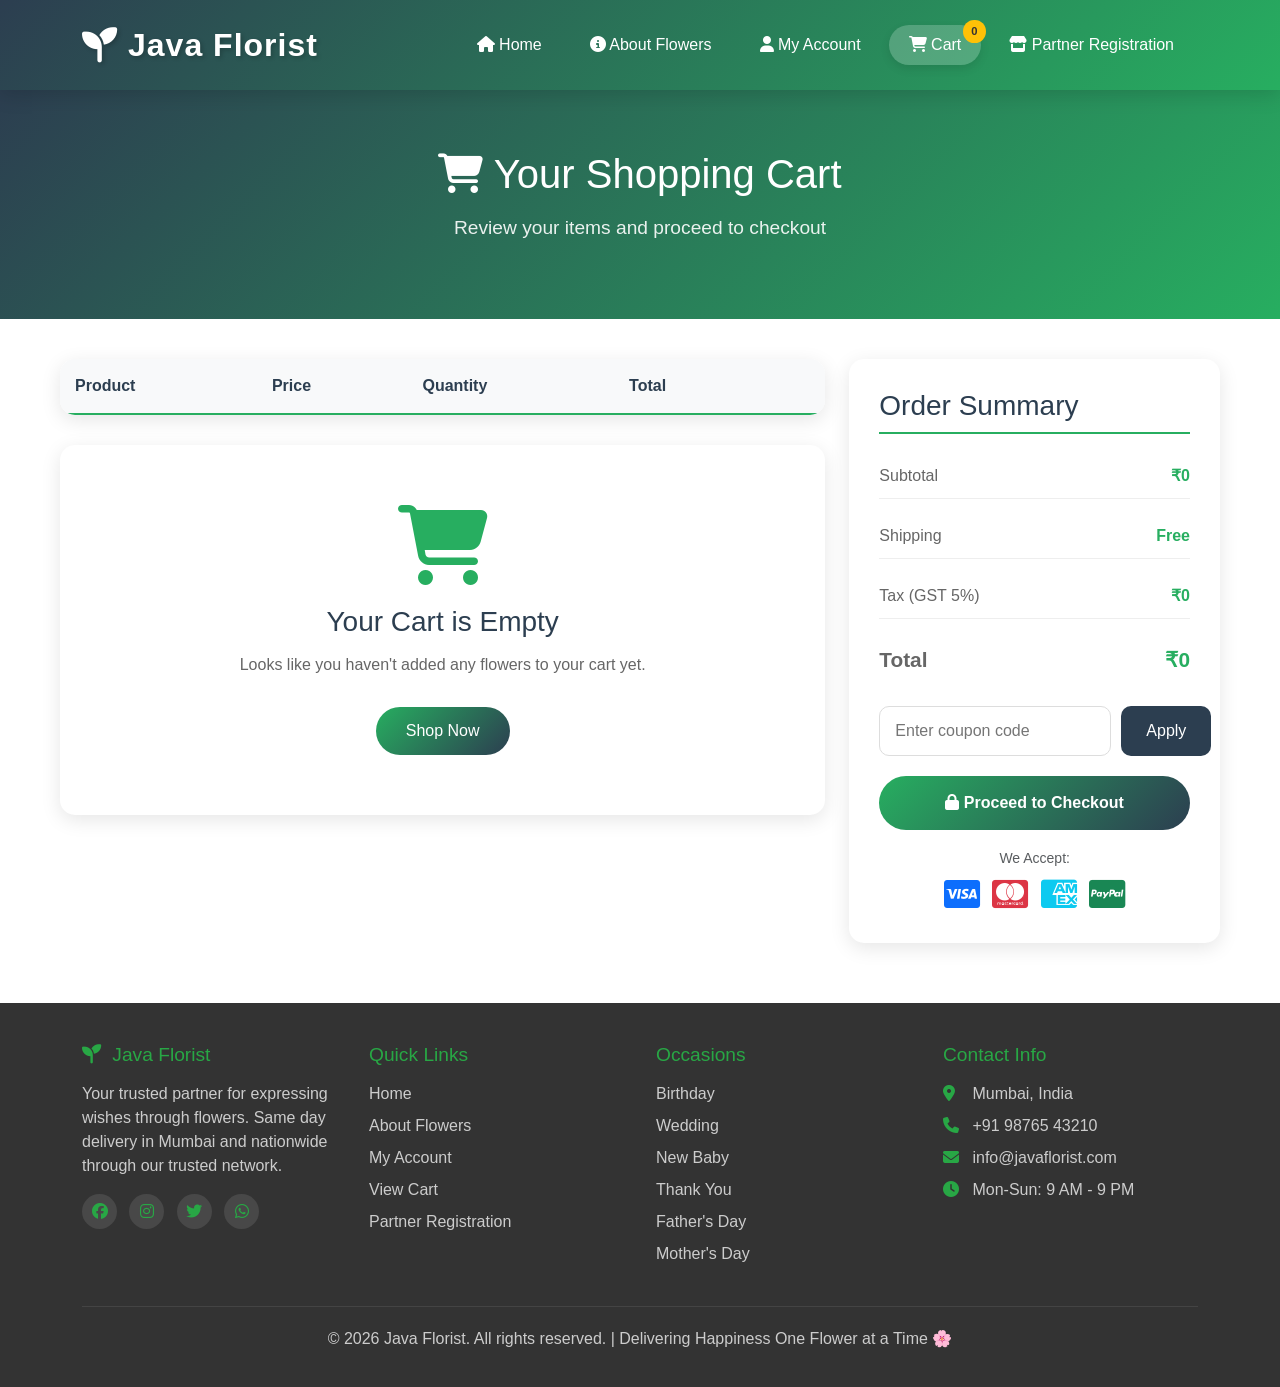
<file: cart.html>
<!DOCTYPE html>
<html lang="en">
<head>
    <meta charset="UTF-8">
    <meta name="viewport" content="width=device-width, initial-scale=1.0">
    <title>Java Florist - Your Cart</title>
    
    <!-- Bootstrap CSS -->
    <link href="https://cdn.jsdelivr.net/npm/bootstrap@5.3.0/dist/css/bootstrap.min.css" rel="stylesheet">
    <!-- Font Awesome Icons -->
    <link rel="stylesheet" href="https://cdnjs.cloudflare.com/ajax/libs/font-awesome/6.4.0/css/all.min.css">
    <!-- Custom CSS -->
    <link rel="stylesheet" href="css/style.css">
    <style>
        /* Navbar Styles - Same as Home Page */
        .navbar {
            background: linear-gradient(135deg, #2c3e50, #27ae60) !important;
            padding: 1rem 0;
            box-shadow: 0 4px 20px rgba(0,0,0,0.15);
            transition: all 0.3s ease;
        }

        .navbar.scrolled {
            padding: 0.5rem 0;
            background: rgba(44, 62, 80, 0.95) !important;
            backdrop-filter: blur(10px);
        }

        .navbar-brand {
            font-size: 2rem;
            font-weight: 700;
            letter-spacing: 1px;
            text-shadow: 2px 2px 4px rgba(0,0,0,0.2);
            color: white !important;
        }

        .navbar-brand i {
            font-size: 2.2rem;
            animation: spin 4s linear infinite;
        }

        .nav-link {
            position: relative;
            margin: 0 0.3rem;
            padding: 0.5rem 1.2rem !important;
            border-radius: 30px;
            font-weight: 500;
            color: white !important;
            transition: all 0.3s ease;
        }

        .nav-link::after {
            content: '';
            position: absolute;
            bottom: 0;
            left: 50%;
            transform: translateX(-50%);
            width: 0;
            height: 2px;
            background: white;
            transition: width 0.3s ease;
        }

        .nav-link:hover::after {
            width: 80%;
        }

        .nav-link.active {
            background: rgba(255,255,255,0.2);
            box-shadow: 0 4px 10px rgba(0,0,0,0.1);
        }

        .cart-badge {
            animation: pulse 1.5s infinite;
        }

        @keyframes pulse {
            0% { transform: scale(1); }
            50% { transform: scale(1.2); }
            100% { transform: scale(1); }
        }

        @keyframes spin {
            from { transform: rotate(0deg); }
            to { transform: rotate(360deg); }
        }

        @media (max-width: 991px) {
            .navbar-collapse {
                background: rgba(44, 62, 80, 0.95);
                backdrop-filter: blur(10px);
                padding: 1rem;
                border-radius: 10px;
                margin-top: 1rem;
            }
        }

        /* Page Header */
        .page-header {
            background: linear-gradient(135deg, #2c3e50, #27ae60);
            color: white;
            padding: 60px 0;
            text-align: center;
            margin-bottom: 40px;
        }

        .page-header h1 {
            font-size: 2.5rem;
            margin-bottom: 1rem;
        }

        .page-header p {
            font-size: 1.2rem;
            opacity: 0.9;
        }

        /* Cart Container */
        .cart-container {
            max-width: 1200px;
            margin: 0 auto;
            padding: 0 20px 60px;
        }

        /* Cart Table */
        .cart-table {
            background: white;
            border-radius: 15px;
            box-shadow: 0 5px 20px rgba(0,0,0,0.1);
            overflow: hidden;
            margin-bottom: 30px;
        }

        .cart-table table {
            width: 100%;
            border-collapse: collapse;
        }

        .cart-table th {
            background: #f8f9fa;
            padding: 15px;
            text-align: left;
            font-weight: 600;
            color: #2c3e50;
            border-bottom: 2px solid #27ae60;
        }

        .cart-table td {
            padding: 20px 15px;
            border-bottom: 1px solid #eee;
            vertical-align: middle;
        }

        .cart-table tr:last-child td {
            border-bottom: none;
        }

        /* Product Image */
        .cart-product {
            display: flex;
            align-items: center;
            gap: 15px;
        }

        .cart-product-img {
            width: 80px;
            height: 80px;
            border-radius: 10px;
            object-fit: cover;
        }

        .cart-product-info h4 {
            color: #2c3e50;
            margin-bottom: 5px;
            font-size: 1.1rem;
        }

        .cart-product-info p {
            color: #666;
            margin: 0;
            font-size: 0.9rem;
        }

        /* Quantity Controls */
        .quantity-control {
            display: flex;
            align-items: center;
            gap: 10px;
        }

        .quantity-btn {
            width: 30px;
            height: 30px;
            background: #f8f9fa;
            border: 1px solid #ddd;
            border-radius: 5px;
            display: flex;
            align-items: center;
            justify-content: center;
            cursor: pointer;
            transition: all 0.3s ease;
        }

        .quantity-btn:hover {
            background: #27ae60;
            color: white;
            border-color: #27ae60;
        }

        .quantity-input {
            width: 50px;
            text-align: center;
            border: 1px solid #ddd;
            border-radius: 5px;
            padding: 5px;
        }

        /* Price */
        .cart-price {
            font-weight: 600;
            color: #27ae60;
            font-size: 1.1rem;
        }

        .cart-total {
            font-weight: 700;
            color: #2c3e50;
            font-size: 1.2rem;
        }

        /* Remove Button */
        .remove-btn {
            color: #dc3545;
            background: none;
            border: none;
            cursor: pointer;
            transition: all 0.3s ease;
        }

        .remove-btn:hover {
            transform: scale(1.1);
        }

        /* Cart Summary */
        .cart-summary {
            background: white;
            border-radius: 15px;
            padding: 30px;
            box-shadow: 0 5px 20px rgba(0,0,0,0.1);
        }

        .summary-title {
            color: #2c3e50;
            margin-bottom: 20px;
            padding-bottom: 10px;
            border-bottom: 2px solid #27ae60;
        }

        .summary-row {
            display: flex;
            justify-content: space-between;
            margin-bottom: 15px;
            padding: 10px 0;
            border-bottom: 1px solid #eee;
        }

        .summary-row.total {
            font-size: 1.3rem;
            font-weight: 700;
            color: #2c3e50;
            border-bottom: none;
            margin-top: 15px;
        }

        .summary-label {
            color: #666;
        }

        .summary-value {
            font-weight: 600;
            color: #27ae60;
        }

        /* Coupon Code */
        .coupon-section {
            display: flex;
            gap: 10px;
            margin: 20px 0;
        }

        .coupon-input {
            flex: 1;
            padding: 12px 15px;
            border: 1px solid #ddd;
            border-radius: 10px;
        }

        .coupon-input:focus {
            border-color: #27ae60;
            outline: none;
            box-shadow: 0 0 0 3px rgba(40, 167, 69, 0.1);
        }

        .apply-coupon {
            background: #2c3e50;
            color: white;
            border: none;
            padding: 12px 25px;
            border-radius: 10px;
            transition: all 0.3s ease;
        }

        .apply-coupon:hover {
            background: #27ae60;
        }

        /* Checkout Button */
        .checkout-btn {
            background: linear-gradient(135deg, #27ae60, #2c3e50);
            color: white;
            border: none;
            padding: 15px 30px;
            border-radius: 30px;
            font-weight: 600;
            width: 100%;
            transition: all 0.3s ease;
        }

        .checkout-btn:hover {
            transform: translateY(-2px);
            box-shadow: 0 5px 15px rgba(40, 167, 69, 0.4);
        }

        /* Empty Cart */
        .empty-cart {
            text-align: center;
            padding: 60px 20px;
            background: white;
            border-radius: 15px;
            box-shadow: 0 5px 20px rgba(0,0,0,0.1);
        }

        .empty-cart i {
            font-size: 5rem;
            color: #27ae60;
            margin-bottom: 20px;
        }

        .empty-cart h3 {
            color: #2c3e50;
            margin-bottom: 15px;
        }

        .empty-cart p {
            color: #666;
            margin-bottom: 30px;
        }

        .shop-now-btn {
            background: linear-gradient(135deg, #27ae60, #2c3e50);
            color: white;
            border: none;
            padding: 12px 30px;
            border-radius: 30px;
            text-decoration: none;
            display: inline-block;
            transition: all 0.3s ease;
        }

        .shop-now-btn:hover {
            transform: translateY(-2px);
            box-shadow: 0 5px 15px rgba(40, 167, 69, 0.4);
            color: white;
        }

        /* Footer Social Links */
        .social-links {
            margin-top: 1rem;
        }

        .social-links a {
            display: inline-block;
            width: 35px;
            height: 35px;
            background: rgba(255,255,255,0.1);
            border-radius: 50%;
            text-align: center;
            line-height: 35px;
            margin-right: 8px;
            color: white;
            transition: all 0.3s ease;
        }

        .social-links a:hover {
            background: #27ae60;
            transform: translateY(-3px);
        }

        /* Responsive */
        @media (max-width: 768px) {
            .cart-table {
                overflow-x: auto;
            }
            
            .cart-table table {
                min-width: 600px;
            }
            
            .page-header h1 {
                font-size: 2rem;
            }
            
            .coupon-section {
                flex-direction: column;
            }
        }
    </style>
</head>
<body>
    <!-- Navigation Bar -->
    <nav class="navbar navbar-expand-lg">
        <div class="container">
            <a class="navbar-brand" href="index.html">
                <i class="fas fa-seedling"></i> Java Florist
            </a>
            <button class="navbar-toggler" type="button" data-bs-toggle="collapse" data-bs-target="#navbarNav">
                <span class="navbar-toggler-icon"></span>
            </button>
            <div class="collapse navbar-collapse" id="navbarNav">
                <ul class="navbar-nav ms-auto">
                    <li class="nav-item">
                        <a class="nav-link" href="index.html"><i class="fas fa-home"></i> Home</a>
                    </li>
                    <li class="nav-item">
                        <a class="nav-link" href="about.html"><i class="fas fa-info-circle"></i> About Flowers</a>
                    </li>
                    <li class="nav-item">
                        <a class="nav-link" href="my-account.html"><i class="fas fa-user"></i> My Account</a>
                    </li>
                    <li class="nav-item">
                        <a class="nav-link active cart-icon" href="cart.html">
                            <i class="fas fa-shopping-cart"></i> Cart
                            <span class="cart-badge" id="cartCount">0</span>
                        </a>
                    </li>
                    <li class="nav-item">
                        <a class="nav-link" href="florist-registration.html"><i class="fas fa-store"></i> Partner Registration</a>
                    </li>
                </ul>
            </div>
        </div>
    </nav>

    <!-- Page Header -->
    <div class="page-header">
        <div class="container">
            <h1><i class="fas fa-shopping-cart"></i> Your Shopping Cart</h1>
            <p>Review your items and proceed to checkout</p>
        </div>
    </div>

    <!-- Cart Container -->
    <div class="cart-container">
        <div class="row">
            <div class="col-lg-8">
                <!-- Cart Table -->
                <div class="cart-table">
                    <table>
                        <thead>
                            <tr>
                                <th>Product</th>
                                <th>Price</th>
                                <th>Quantity</th>
                                <th>Total</th>
                                <th></th>
                            </tr>
                        </thead>
                        <tbody id="cartItems">
                            <!-- Cart items will be loaded here via JavaScript -->
                        </tbody>
                    </table>
                </div>

                <!-- Empty Cart Message (hidden by default) -->
                <div class="empty-cart" id="emptyCart" style="display: none;">
                    <i class="fas fa-shopping-cart"></i>
                    <h3>Your Cart is Empty</h3>
                    <p>Looks like you haven't added any flowers to your cart yet.</p>
                    <a href="bouquet.html" class="shop-now-btn">Shop Now</a>
                </div>
            </div>

            <div class="col-lg-4">
                <!-- Cart Summary -->
                <div class="cart-summary">
                    <h3 class="summary-title">Order Summary</h3>
                    
                    <div class="summary-row">
                        <span class="summary-label">Subtotal</span>
                        <span class="summary-value" id="subtotal">₹0</span>
                    </div>
                    
                    <div class="summary-row">
                        <span class="summary-label">Shipping</span>
                        <span class="summary-value" id="shipping">₹50</span>
                    </div>
                    
                    <div class="summary-row">
                        <span class="summary-label">Tax (GST 5%)</span>
                        <span class="summary-value" id="tax">₹0</span>
                    </div>
                    
                    <div class="summary-row total">
                        <span class="summary-label">Total</span>
                        <span class="summary-value" id="total">₹0</span>
                    </div>

                    <!-- Coupon Code -->
                    <div class="coupon-section">
                        <input type="text" class="coupon-input" placeholder="Enter coupon code" id="couponCode">
                        <button class="apply-coupon" onclick="applyCoupon()">Apply</button>
                    </div>

                    <!-- Checkout Button -->
                    <button class="checkout-btn" onclick="proceedToCheckout()">
                        <i class="fas fa-lock"></i> Proceed to Checkout
                    </button>

                    <!-- Payment Methods -->
                    <div class="payment-methods mt-3 text-center">
                        <small class="text-muted">We Accept:</small>
                        <div class="mt-2">
                            <i class="fab fa-cc-visa fa-2x mx-1 text-primary"></i>
                            <i class="fab fa-cc-mastercard fa-2x mx-1 text-danger"></i>
                            <i class="fab fa-cc-amex fa-2x mx-1 text-info"></i>
                            <i class="fab fa-cc-paypal fa-2x mx-1 text-success"></i>
                        </div>
                    </div>
                </div>
            </div>
        </div>
    </div>

    <!-- Footer -->
    <footer>
        <div class="container">
            <div class="footer-content">
                <div class="footer-section">
                    <h4><i class="fas fa-seedling"></i> Java Florist</h4>
                    <p>Your trusted partner for expressing wishes through flowers. Same day delivery in Mumbai and nationwide through our trusted network.</p>
                    <div class="social-links">
                        <a href="#"><i class="fab fa-facebook"></i></a>
                        <a href="#"><i class="fab fa-instagram"></i></a>
                        <a href="#"><i class="fab fa-twitter"></i></a>
                        <a href="#"><i class="fab fa-whatsapp"></i></a>
                    </div>
                </div>
                <div class="footer-section">
                    <h4>Quick Links</h4>
                    <a href="index.html">Home</a>
                    <a href="about.html">About Flowers</a>
                    <a href="my-account.html">My Account</a>
                    <a href="cart.html">View Cart</a>
                    <a href="florist-registration.html">Partner Registration</a>
                </div>
                <div class="footer-section">
                    <h4>Occasions</h4>
                    <a href="bouquet.html?occasion=birthday">Birthday</a>
                    <a href="bouquet.html?occasion=wedding">Wedding</a>
                    <a href="bouquet.html?occasion=newbaby">New Baby</a>
                    <a href="bouquet.html?occasion=thankyou">Thank You</a>
                    <a href="bouquet.html?occasion=fathersday">Father's Day</a>
                    <a href="bouquet.html?occasion=mothersday">Mother's Day</a>
                </div>
                <div class="footer-section">
                    <h4>Contact Info</h4>
                    <p><i class="fas fa-map-marker-alt"></i> Mumbai, India</p>
                    <p><i class="fas fa-phone"></i> +91 98765 43210</p>
                    <p><i class="fas fa-envelope"></i> info@javaflorist.com</p>
                    <p><i class="fas fa-clock"></i> Mon-Sun: 9 AM - 9 PM</p>
                </div>
            </div>
            <div class="footer-bottom">
                <p>&copy; 2026 Java Florist. All rights reserved. | Delivering Happiness One Flower at a Time 🌸</p>
            </div>
        </div>
    </footer>

    <!-- JavaScript -->
    <script src="https://cdn.jsdelivr.net/npm/bootstrap@5.3.0/dist/js/bootstrap.bundle.min.js"></script>
    <script>
        // Cart data
        let cart = JSON.parse(localStorage.getItem('cart')) || [];
        
        // Sample products data
        const products = {
            1: { name: 'Red Rose Elegance', price: 1299, image: 'https://images.pexels.com/photos/102127/pexels-photo-102127.jpeg?auto=compress&cs=tinysrgb&w=600' },
            2: { name: 'Sunshine Delight', price: 899, image: 'https://images.pexels.com/photos/4503759/pexels-photo-4503759.jpeg?auto=compress&cs=tinysrgb&w=600' },
            3: { name: 'Spring Garden', price: 1499, image: 'https://images.pexels.com/photos/931162/pexels-photo-931162.jpeg?auto=compress&cs=tinysrgb&w=600' },
            4: { name: 'White Lily Perfection', price: 1199, image: 'https://images.pexels.com/photos/1108215/pexels-photo-1108215.jpeg?auto=compress&cs=tinysrgb&w=600' }
        };

        // Display cart items
        function displayCart() {
            const cartItems = document.getElementById('cartItems');
            const emptyCart = document.getElementById('emptyCart');
            
            if (!cartItems) return;
            
            if (cart.length === 0) {
                cartItems.innerHTML = '';
                emptyCart.style.display = 'block';
                updateSummary();
                return;
            }
            
            emptyCart.style.display = 'none';
            
            let html = '';
            cart.forEach((item, index) => {
                const product = products[item.id] || { name: 'Product', price: 0, image: '' };
                const total = product.price * item.quantity;
                
                html += `
                    <tr>
                        <td>
                            <div class="cart-product">
                                <img src="${product.image}" alt="${product.name}" class="cart-product-img">
                                <div class="cart-product-info">
                                    <h4>${product.name}</h4>
                                    <p>Delivery in 2-3 days</p>
                                </div>
                            </div>
                        </td>
                        <td class="cart-price">₹${product.price}</td>
                        <td>
                            <div class="quantity-control">
                                <span class="quantity-btn" onclick="updateQuantity(${index}, -1)">-</span>
                                <input type="text" class="quantity-input" value="${item.quantity}" readonly>
                                <span class="quantity-btn" onclick="updateQuantity(${index}, 1)">+</span>
                            </div>
                        </td>
                        <td class="cart-total">₹${total}</td>
                        <td>
                            <button class="remove-btn" onclick="removeItem(${index})">
                                <i class="fas fa-trash"></i>
                            </button>
                        </td>
                    </tr>
                `;
            });
            
            cartItems.innerHTML = html;
            updateSummary();
        }

        // Update quantity
        function updateQuantity(index, change) {
            if (cart[index]) {
                cart[index].quantity += change;
                
                if (cart[index].quantity < 1) {
                    cart.splice(index, 1);
                }
                
                localStorage.setItem('cart', JSON.stringify(cart));
                displayCart();
                updateCartCount();
            }
        }

        // Remove item
        function removeItem(index) {
            cart.splice(index, 1);
            localStorage.setItem('cart', JSON.stringify(cart));
            displayCart();
            updateCartCount();
        }

        // Update cart summary
        function updateSummary() {
            let subtotal = 0;
            cart.forEach(item => {
                const product = products[item.id] || { price: 0 };
                subtotal += product.price * item.quantity;
            });
            
            const shipping = subtotal > 0 ? 50 : 0;
            const tax = subtotal * 0.05;
            const total = subtotal + shipping + tax;
            
            document.getElementById('subtotal').textContent = `₹${subtotal}`;
            document.getElementById('shipping').textContent = shipping ? `₹${shipping}` : 'Free';
            document.getElementById('tax').textContent = `₹${Math.round(tax)}`;
            document.getElementById('total').textContent = `₹${Math.round(total)}`;
        }

        // Update cart count in navbar
        function updateCartCount() {
            const cartCount = document.getElementById('cartCount');
            if (cartCount) {
                const totalItems = cart.reduce((sum, item) => sum + item.quantity, 0);
                cartCount.textContent = totalItems;
            }
        }

        // Apply coupon
        function applyCoupon() {
            const coupon = document.getElementById('couponCode').value;
            if (coupon.toUpperCase() === 'WELCOME10') {
                alert('Coupon applied! 10% discount on next page.');
            } else {
                alert('Invalid coupon code');
            }
        }

        // Proceed to checkout
        function proceedToCheckout() {
            if (cart.length === 0) {
                alert('Your cart is empty!');
                return;
            }
            alert('Proceeding to checkout...');
            // window.location.href = 'checkout.html';
        }

        // Navbar scroll effect
        window.addEventListener('scroll', function() {
            const navbar = document.querySelector('.navbar');
            if (window.scrollY > 50) {
                navbar.classList.add('scrolled');
            } else {
                navbar.classList.remove('scrolled');
            }
        });

        // Initialize on page load
        document.addEventListener('DOMContentLoaded', function() {
            displayCart();
            updateCartCount();
        });
    </script>
</body>
</html>
</file>
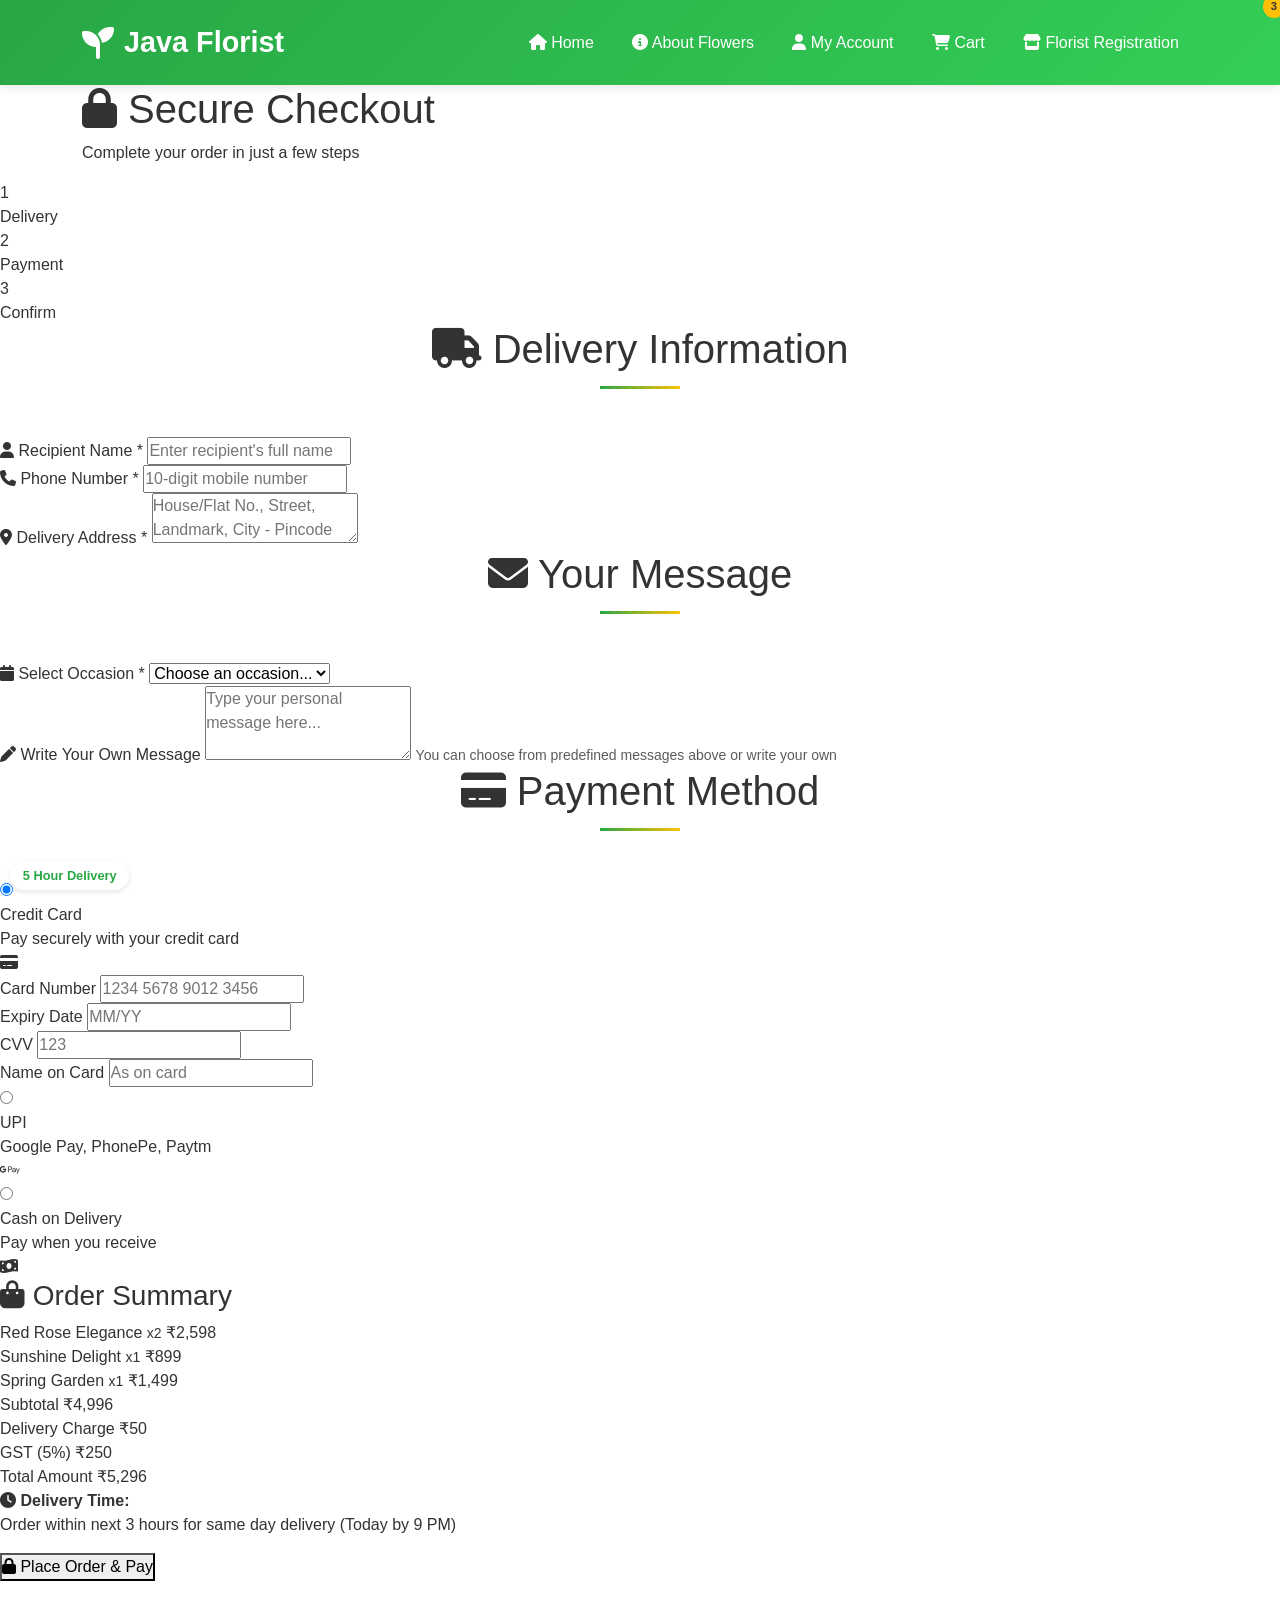
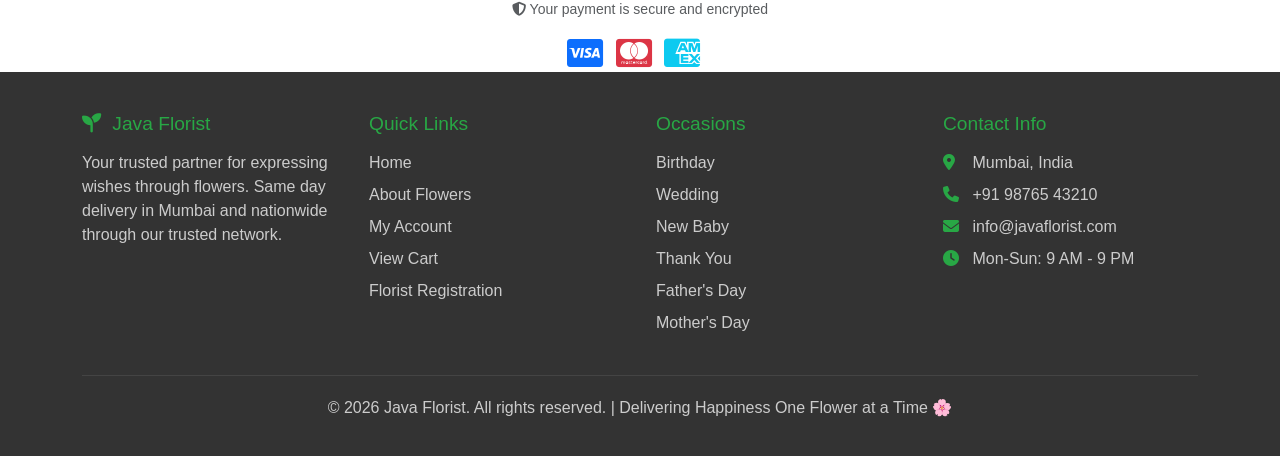
<file: checkout.html>
<!DOCTYPE html>
<html lang="en">
<head>
    <meta charset="UTF-8">
    <meta name="viewport" content="width=device-width, initial-scale=1.0">
    <title>Java Florist - Secure Checkout</title>
    
    <!-- Bootstrap CSS -->
    <link href="https://cdn.jsdelivr.net/npm/bootstrap@5.3.0/dist/css/bootstrap.min.css" rel="stylesheet">
    <!-- Font Awesome Icons -->
    <link rel="stylesheet" href="https://cdnjs.cloudflare.com/ajax/libs/font-awesome/6.4.0/css/all.min.css">
    <!-- Custom CSS -->
    <link rel="stylesheet" href="css/style.css">
</head>
<body>
    <!-- Navigation Bar -->
    <nav class="navbar navbar-expand-lg">
        <div class="container">
            <a class="navbar-brand" href="index.html">
                <i class="fas fa-seedling"></i> Java Florist
            </a>
            <button class="navbar-toggler" type="button" data-bs-toggle="collapse" data-bs-target="#navbarNav">
                <span class="navbar-toggler-icon"></span>
            </button>
            <div class="collapse navbar-collapse" id="navbarNav">
                <ul class="navbar-nav ms-auto">
                    <li class="nav-item">
                        <a class="nav-link" href="index.html"><i class="fas fa-home"></i> Home</a>
                    </li>
                    <li class="nav-item">
                        <a class="nav-link" href="about.html"><i class="fas fa-info-circle"></i> About Flowers</a>
                    </li>
                    <li class="nav-item">
                        <a class="nav-link" href="myaccount.html"><i class="fas fa-user"></i> My Account</a>
                    </li>
                    <li class="nav-item">
                        <a class="nav-link" href="cart.html">
                            <i class="fas fa-shopping-cart"></i> Cart
                            <span class="cart-badge" id="cartCount">3</span>
                        </a>
                    </li>
                    <li class="nav-item">
                        <a class="nav-link" href="florist-registration.html"><i class="fas fa-store"></i> Florist Registration</a>
                    </li>
                </ul>
            </div>
        </div>
    </nav>

    <!-- Checkout Header -->
    <div class="checkout-header">
        <div class="container">
            <h1><i class="fas fa-lock"></i> Secure Checkout</h1>
            <p>Complete your order in just a few steps</p>
        </div>
    </div>

    <!-- Checkout Container -->
    <div class="checkout-container">
        <!-- Progress Bar -->
        <div class="checkout-progress">
            <div class="progress-step active">
                <div class="step-number">1</div>
                <div class="step-label">Delivery</div>
            </div>
            <div class="progress-step">
                <div class="step-number">2</div>
                <div class="step-label">Payment</div>
            </div>
            <div class="progress-step">
                <div class="step-number">3</div>
                <div class="step-label">Confirm</div>
            </div>
        </div>

        <!-- Checkout Content -->
        <div class="checkout-content">
            <!-- Left Column - Forms -->
            <div>
                <!-- Delivery Information Section (Requirement Point 5) -->
                <div class="checkout-form-section">
                    <h3 class="section-title">
                        <i class="fas fa-truck"></i> Delivery Information
                    </h3>
                    
                    <form class="checkout-form" id="deliveryForm">
                        <div class="form-row">
                            <div class="form-group">
                                <label><i class="fas fa-user"></i> Recipient Name *</label>
                                <input type="text" id="recipientName" placeholder="Enter recipient's full name" required>
                            </div>
                            
                            <div class="form-group">
                                <label><i class="fas fa-phone"></i> Phone Number *</label>
                                <input type="tel" id="recipientPhone" placeholder="10-digit mobile number" required>
                            </div>
                        </div>
                        
                        <div class="form-group">
                            <label><i class="fas fa-map-marker-alt"></i> Delivery Address *</label>
                            <textarea id="deliveryAddress" placeholder="House/Flat No., Street, Landmark, City - Pincode" rows="2" required></textarea>
                        </div>
                    </form>
                </div>

                <!-- Message Section (Requirement Point 6) -->
                <div class="checkout-form-section">
                    <h3 class="section-title">
                        <i class="fas fa-envelope"></i> Your Message
                    </h3>
                    
                    <div class="checkout-form">
                        <div class="form-group">
                            <label><i class="fas fa-calendar"></i> Select Occasion *</label>
                            <select id="occasionSelect" onchange="loadMessages()" required>
                                <option value="">Choose an occasion...</option>
                                <option value="birthday">🎂 Birthday</option>
                                <option value="wedding">💍 Wedding</option>
                                <option value="newbaby">👶 New Baby</option>
                                <option value="thankyou">🙏 Thank You</option>
                                <option value="fathersday">👨 Father's Day</option>
                                <option value="mothersday">👩 Mother's Day</option>
                                <option value="anniversary">💕 Anniversary</option>
                                <option value="getwell">🤒 Get Well Soon</option>
                            </select>
                        </div>
                        
                        <!-- Predefined Messages -->
                        <div class="message-templates" id="messageTemplates">
                            <!-- Messages will load here -->
                        </div>
                        
                        <div class="form-group">
                            <label><i class="fas fa-pen"></i> Write Your Own Message</label>
                            <textarea id="customMessage" placeholder="Type your personal message here..." rows="3"></textarea>
                            <small class="text-muted">You can choose from predefined messages above or write your own</small>
                        </div>
                    </div>
                </div>

                <!-- Payment Section (Requirement Point 4) -->
                <div class="checkout-form-section">
                    <h3 class="section-title">
                        <i class="fas fa-credit-card"></i> Payment Method
                    </h3>
                    
                    <div class="payment-methods">
                        <!-- Credit Card Option -->
                        <div class="payment-card" onclick="selectPayment('card')">
                            <input type="radio" name="payment" class="payment-radio" id="payCard" checked>
                            <div class="payment-details">
                                <div class="payment-name">Credit Card</div>
                                <div class="payment-desc">Pay securely with your credit card</div>
                            </div>
                            <div class="payment-icon">
                                <i class="fas fa-credit-card"></i>
                            </div>
                        </div>
                        
                        <!-- Card Details -->
                        <div class="card-details" id="cardDetails">
                            <div class="form-group">
                                <label>Card Number</label>
                                <input type="text" id="cardNumber" placeholder="1234 5678 9012 3456" maxlength="19">
                            </div>
                            
                            <div class="card-row">
                                <div class="form-group">
                                    <label>Expiry Date</label>
                                    <input type="text" id="expiryDate" placeholder="MM/YY" maxlength="5">
                                </div>
                                
                                <div class="form-group">
                                    <label>CVV</label>
                                    <input type="password" id="cvv" placeholder="123" maxlength="3">
                                </div>
                                
                                <div class="form-group">
                                    <label>Name on Card</label>
                                    <input type="text" id="cardName" placeholder="As on card">
                                </div>
                            </div>
                        </div>
                        
                        <!-- Other payment options (static) -->
                        <div class="payment-card">
                            <input type="radio" name="payment" class="payment-radio" id="payUPI">
                            <div class="payment-details">
                                <div class="payment-name">UPI</div>
                                <div class="payment-desc">Google Pay, PhonePe, Paytm</div>
                            </div>
                            <div class="payment-icon">
                                <i class="fab fa-google-pay"></i>
                            </div>
                        </div>
                        
                        <div class="payment-card">
                            <input type="radio" name="payment" class="payment-radio" id="payCOD">
                            <div class="payment-details">
                                <div class="payment-name">Cash on Delivery</div>
                                <div class="payment-desc">Pay when you receive</div>
                            </div>
                            <div class="payment-icon">
                                <i class="fas fa-money-bill-wave"></i>
                            </div>
                        </div>
                    </div>
                </div>
            </div>

            <!-- Right Column - Order Summary -->
            <div>
                <div class="order-summary-sidebar">
                    <h3><i class="fas fa-shopping-bag"></i> Order Summary</h3>
                    
                    <div class="order-items" id="orderItems">
                        <!-- Sample items - in dynamic version, these come from cart -->
                        <div class="order-item">
                            <span class="item-name">
                                Red Rose Elegance <small>x2</small>
                            </span>
                            <span class="item-price">₹2,598</span>
                        </div>
                        <div class="order-item">
                            <span class="item-name">
                                Sunshine Delight <small>x1</small>
                            </span>
                            <span class="item-price">₹899</span>
                        </div>
                        <div class="order-item">
                            <span class="item-name">
                                Spring Garden <small>x1</small>
                            </span>
                            <span class="item-price">₹1,499</span>
                        </div>
                    </div>
                    
                    <div class="summary-row">
                        <span>Subtotal</span>
                        <span id="checkoutSubtotal">₹4,996</span>
                    </div>
                    
                    <div class="summary-row">
                        <span>Delivery Charge</span>
                        <span id="checkoutDelivery">₹50</span>
                    </div>
                    
                    <div class="summary-row">
                        <span>GST (5%)</span>
                        <span id="checkoutGST">₹250</span>
                    </div>
                    
                    <div class="summary-row total">
                        <span>Total Amount</span>
                        <span id="checkoutTotal">₹5,296</span>
                    </div>
                    
                    <!-- Delivery Time Info (Requirement Point 7) -->
                    <div class="delivery-info-box" id="deliveryTimeBox">
                        <i class="fas fa-clock"></i>
                        <strong>Delivery Time:</strong>
                        <p id="deliveryTimeMessage">Order within next 2 hours for same day delivery</p>
                        <span class="delivery-badge">5 Hour Delivery</span>
                    </div>
                    
                    <!-- Place Order Button -->
                    <button class="place-order-btn" onclick="placeOrder()">
                        <i class="fas fa-lock"></i> Place Order & Pay
                    </button>
                    
                    <!-- Secure Payment Note -->
                    <div class="text-center mt-3">
                        <small class="text-muted">
                            <i class="fas fa-shield-alt"></i> Your payment is secure and encrypted
                        </small>
                    </div>
                    
                    <!-- Accepted Cards -->
                    <div class="text-center mt-3">
                        <i class="fab fa-cc-visa fa-2x mx-1 text-primary"></i>
                        <i class="fab fa-cc-mastercard fa-2x mx-1 text-danger"></i>
                        <i class="fab fa-cc-amex fa-2x mx-1 text-info"></i>
                        <i class="fab fa-cc-rupee fa-2x mx-1 text-success"></i>
                    </div>
                </div>
            </div>
        </div>
    </div>

    <!-- Footer -->
    <footer>
        <div class="container">
            <div class="footer-content">
                <div class="footer-section">
                    <h4><i class="fas fa-seedling"></i> Java Florist</h4>
                    <p>Your trusted partner for expressing wishes through flowers. Same day delivery in Mumbai and nationwide through our trusted network.</p>
                </div>
                <div class="footer-section">
                    <h4>Quick Links</h4>
                    <a href="index.html">Home</a>
                    <a href="about.html">About Flowers</a>
                    <a href="myaccount.html">My Account</a>
                    <a href="cart.html">View Cart</a>
                    <a href="florist-registration.html">Florist Registration</a>
                </div>
                <div class="footer-section">
                    <h4>Occasions</h4>
                    <a href="#">Birthday</a>
                    <a href="#">Wedding</a>
                    <a href="#">New Baby</a>
                    <a href="#">Thank You</a>
                    <a href="#">Father's Day</a>
                    <a href="#">Mother's Day</a>
                </div>
                <div class="footer-section">
                    <h4>Contact Info</h4>
                    <p><i class="fas fa-map-marker-alt"></i> Mumbai, India</p>
                    <p><i class="fas fa-phone"></i> +91 98765 43210</p>
                    <p><i class="fas fa-envelope"></i> info@javaflorist.com</p>
                    <p><i class="fas fa-clock"></i> Mon-Sun: 9 AM - 9 PM</p>
                </div>
            </div>
            <div class="footer-bottom">
                <p>&copy; 2026 Java Florist. All rights reserved. | Delivering Happiness One Flower at a Time 🌸</p>
            </div>
        </div>
    </footer>

    <!-- JavaScript -->
    <script src="https://cdn.jsdelivr.net/npm/bootstrap@5.3.0/dist/js/bootstrap.bundle.min.js"></script>
    <script>
        // Message templates database (Requirement Point 6)
        const messages = {
            birthday: [
                "Happy Birthday! May your day be filled with joy and beautiful moments.",
                "Wishing you a fantastic birthday and a wonderful year ahead!",
                "Another year older, another year wiser. Happy Birthday!",
                "Hope your special day brings you all that you deserve!"
            ],
            wedding: [
                "Congratulations on your wedding! Wishing you a lifetime of love and happiness.",
                "May your love bloom forever. Best wishes on your wedding!",
                "Here's to love and happily ever after. Congratulations!",
                "Wishing you a beautiful journey together as husband and wife."
            ],
            newbaby: [
                "Congratulations on your new arrival! Wishing you lots of joy with your baby.",
                "A new chapter begins. Congratulations on your bundle of joy!",
                "Welcome to the world, little one! Congratulations to the proud parents.",
                "So happy for you both on the arrival of your precious baby."
            ],
            thankyou: [
                "Thank you for everything! Your kindness means so much.",
                "Grateful for your support and generosity. Thank you!",
                "Just a small token of appreciation for all you've done.",
                "Thank you for being there when it mattered most."
            ],
            fathersday: [
                "Happy Father's Day to the best dad in the world!",
                "Thank you for everything you do. Happy Father's Day!",
                "Wishing you a wonderful Father's Day filled with love.",
                "To the world's greatest dad - Happy Father's Day!"
            ],
            mothersday: [
                "Happy Mother's Day to the most amazing mom!",
                "Thank you for your endless love and care. Happy Mother's Day!",
                "You're the heart of our family. Happy Mother's Day!",
                "Wishing you a beautiful Mother's Day filled with love."
            ],
            anniversary: [
                "Happy Anniversary! Wishing you many more years of love.",
                "Congratulations on another year of togetherness!",
                "May your love continue to grow stronger each day.",
                "Here's to love and happiness. Happy Anniversary!"
            ],
            getwell: [
                "Get well soon! Sending you warm wishes for a speedy recovery.",
                "Hope you feel better soon. Thinking of you!",
                "Wishing you strength and good health. Get well soon!",
                "May these flowers brighten your day and speed your recovery."
            ]
        };

        // Load messages when occasion is selected
        function loadMessages() {
            const occasion = document.getElementById('occasionSelect').value;
            const container = document.getElementById('messageTemplates');
            
            if (!occasion) {
                container.innerHTML = '';
                return;
            }
            
            let html = '';
            messages[occasion].forEach((msg, index) => {
                html += `
                    <div class="message-card" onclick="selectMessage(this, '${msg}')">
                        <h5>Message ${index + 1}</h5>
                        <p>${msg.substring(0, 50)}...</p>
                    </div>
                `;
            });
            
            container.innerHTML = html;
        }

        // Select a message template
        function selectMessage(element, message) {
            document.querySelectorAll('.message-card').forEach(card => {
                card.classList.remove('selected');
            });
            element.classList.add('selected');
            document.getElementById('customMessage').value = message;
        }

        // Toggle payment method
        function selectPayment(method) {
            if (method === 'card') {
                document.getElementById('cardDetails').style.display = 'block';
                document.getElementById('payCard').checked = true;
            } else {
                document.getElementById('cardDetails').style.display = 'none';
            }
        }

        // Update delivery time based on current time (Requirement Point 7)
        function updateDeliveryTime() {
            const now = new Date();
            const hours = now.getHours();
            const minutes = now.getMinutes();
            
            const workingStart = 9; // 9 AM
            const workingEnd = 21; // 9 PM
            
            let message = '';
            
            if (hours >= workingStart && hours < workingEnd) {
                const timeLeft = workingEnd - hours - 1;
                const minsLeft = 60 - minutes;
                
                if (timeLeft >= 5) {
                    message = `Order within next 5 hours for same day delivery (Today by ${hours + 5 > 12 ? (hours + 5 - 12) + ' PM' : (hours + 5) + ' AM'})`;
                } else {
                    message = `Order within next ${timeLeft} hours for same day delivery (Today by 9 PM)`;
                }
            } else {
                message = `Order now for next day delivery (Tomorrow by 9 AM)`;
            }
            
            document.getElementById('deliveryTimeMessage').textContent = message;
        }

        // Place order function
        function placeOrder() {
            // Validate delivery form (Requirement Point 5)
            const name = document.getElementById('recipientName').value;
            const phone = document.getElementById('recipientPhone').value;
            const address = document.getElementById('deliveryAddress').value;
            
            if (!name || !phone || !address) {
                alert('Please fill all delivery information');
                return;
            }
            
            // Validate phone number (10 digits)
            if (!/^\d{10}$/.test(phone)) {
                alert('Please enter valid 10-digit phone number');
                return;
            }
            
            // Validate message (Requirement Point 6)
            const message = document.getElementById('customMessage').value;
            if (!message) {
                alert('Please write a message or choose a template');
                return;
            }
            
            // Get selected payment method (Requirement Point 4)
            const paymentCard = document.getElementById('payCard').checked;
            
            if (paymentCard) {
                const cardNumber = document.getElementById('cardNumber').value;
                const expiry = document.getElementById('expiryDate').value;
                const cvv = document.getElementById('cvv').value;
                const cardName = document.getElementById('cardName').value;
                
                if (!cardNumber || !expiry || !cvv || !cardName) {
                    alert('Please fill all card details');
                    return;
                }
                
                // Simple card validation
                if (cardNumber.replace(/\s/g, '').length !== 16) {
                    alert('Please enter valid 16-digit card number');
                    return;
                }
            }
            
            // All validations passed - show success
            alert('Order placed successfully! Thank you for shopping with Java Florist.');
            window.location.href = 'order-success.html';
        }

        // Auto-format card number
        document.getElementById('cardNumber')?.addEventListener('input', function(e) {
            let value = e.target.value.replace(/\s/g, '').replace(/\D/g, '');
            let formatted = '';
            for (let i = 0; i < value.length; i++) {
                if (i > 0 && i % 4 === 0) {
                    formatted += ' ';
                }
                formatted += value[i];
            }
            e.target.value = formatted;
        });

        // Auto-format expiry date
        document.getElementById('expiryDate')?.addEventListener('input', function(e) {
            let value = e.target.value.replace(/\D/g, '');
            if (value.length >= 2) {
                e.target.value = value.substring(0, 2) + '/' + value.substring(2, 4);
            } else {
                e.target.value = value;
            }
        });

        // Initialize on page load
        document.addEventListener('DOMContentLoaded', function() {
            updateDeliveryTime();
            setInterval(updateDeliveryTime, 60000); // Update every minute
            
            // Set minimum date for delivery (can't be past)
            const today = new Date().toISOString().split('T')[0];
            // If there's a date input, set min
        });
    </script>
</body>
</html>
</file>
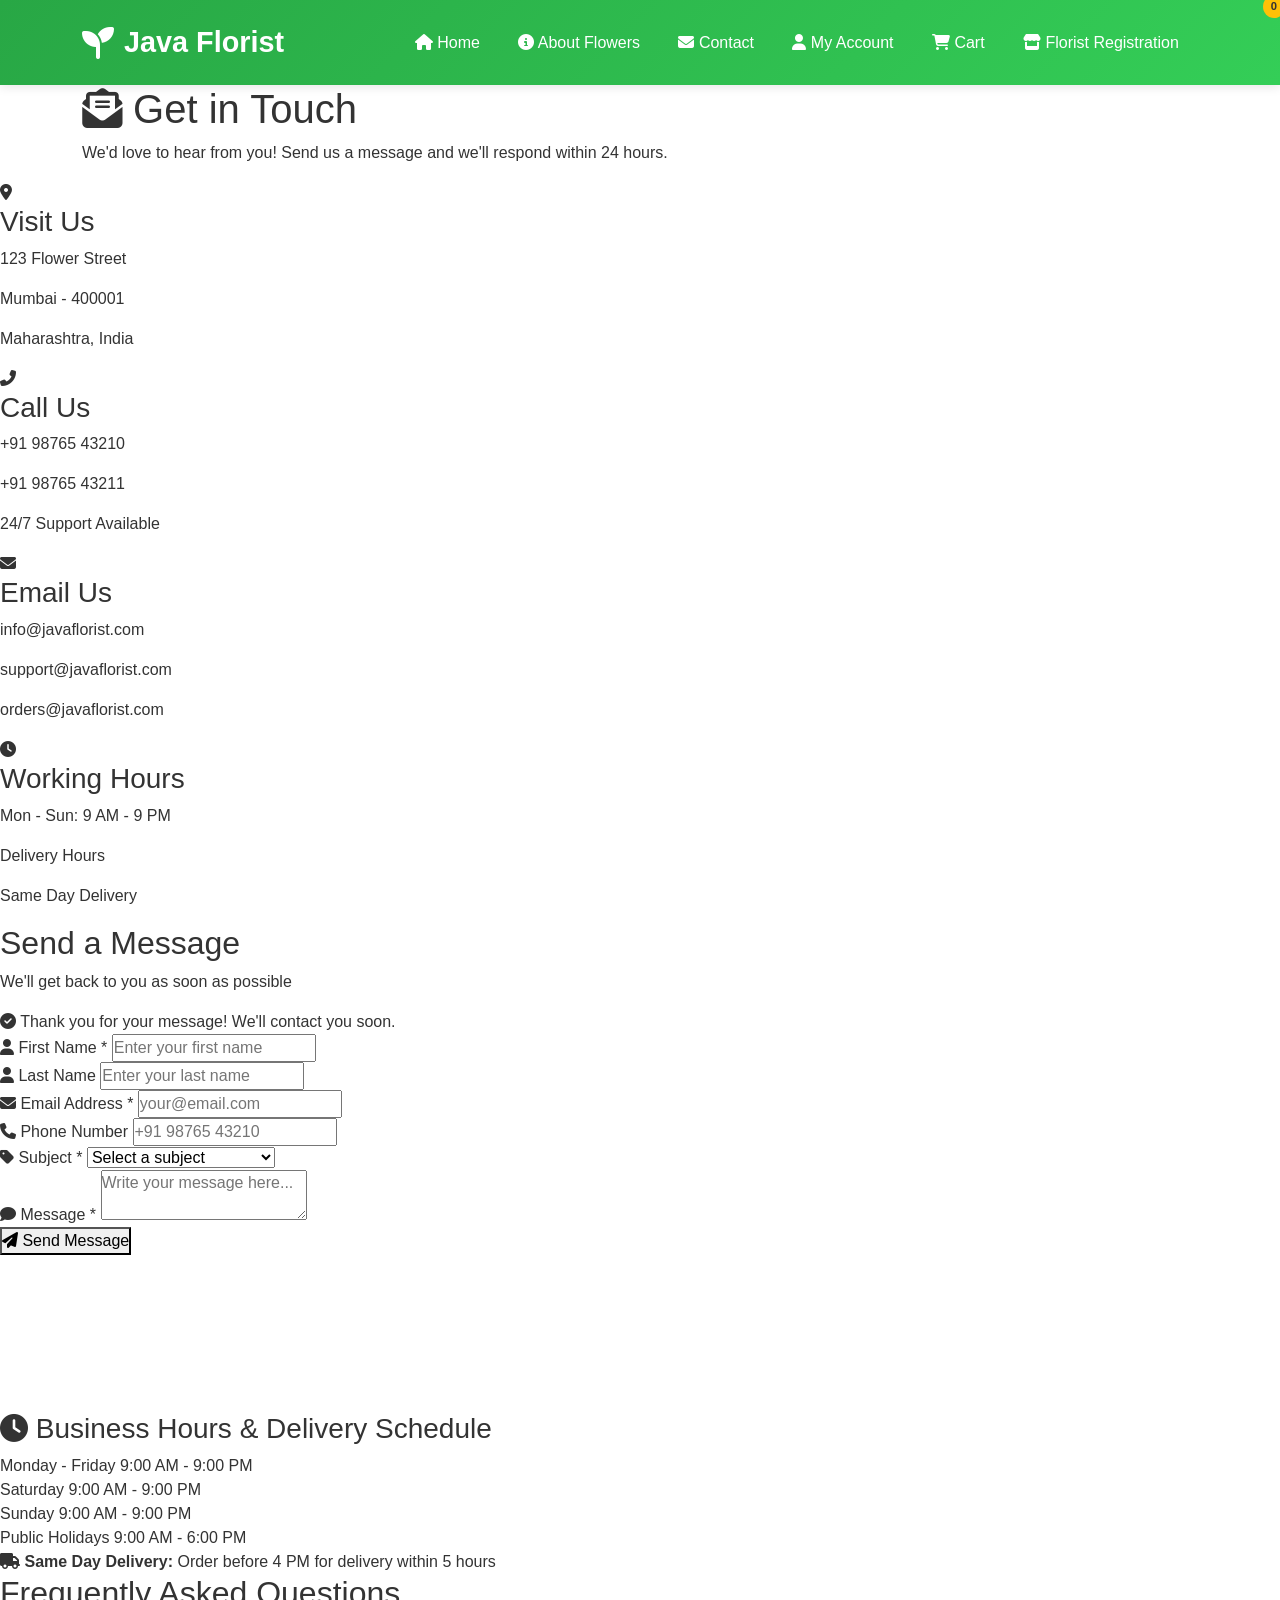
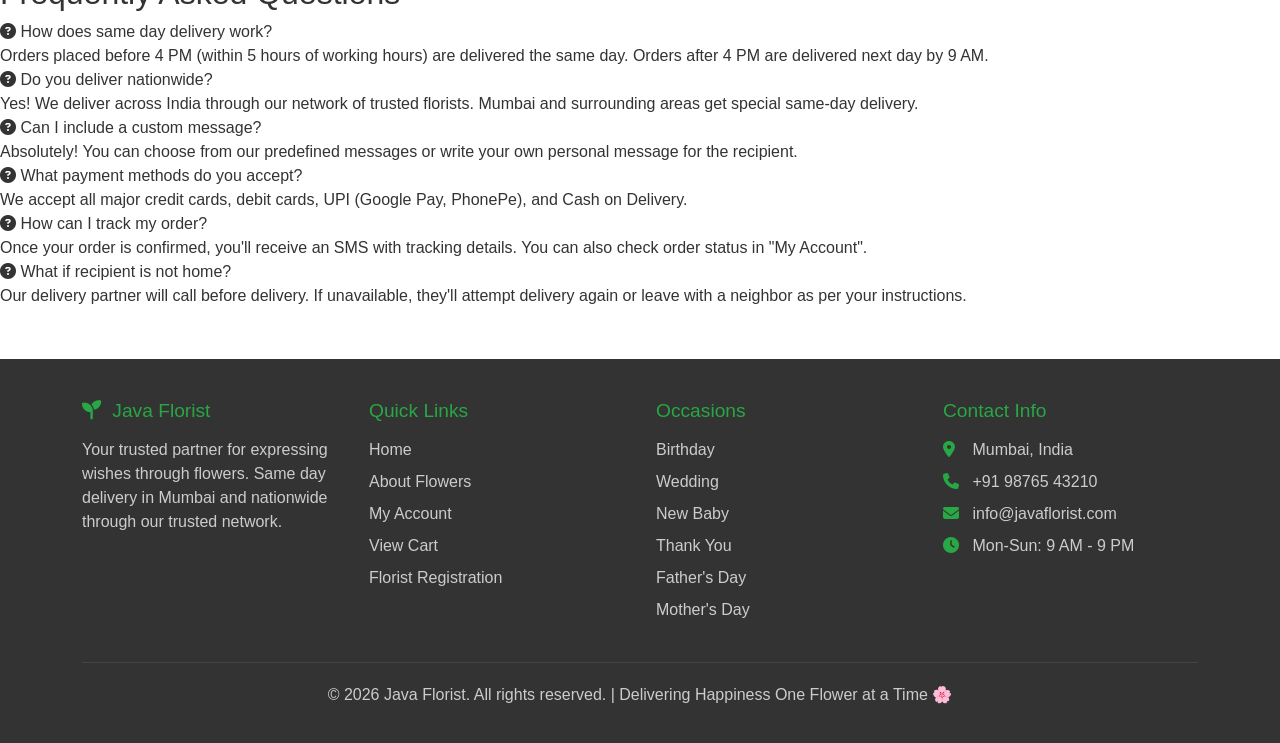
<file: contact.html>
<!DOCTYPE html>
<html lang="en">
<head>
    <meta charset="UTF-8">
    <meta name="viewport" content="width=device-width, initial-scale=1.0">
    <title>Java Florist - Contact Us</title>
    
    <!-- Bootstrap CSS -->
    <link href="https://cdn.jsdelivr.net/npm/bootstrap@5.3.0/dist/css/bootstrap.min.css" rel="stylesheet">
    <!-- Font Awesome Icons -->
    <link rel="stylesheet" href="https://cdnjs.cloudflare.com/ajax/libs/font-awesome/6.4.0/css/all.min.css">
    <!-- Custom CSS -->
    <link rel="stylesheet" href="css/style.css">
</head>
<body>
    <!-- Navigation Bar -->
    <nav class="navbar navbar-expand-lg">
        <div class="container">
            <a class="navbar-brand" href="index.html">
                <i class="fas fa-seedling"></i> Java Florist
            </a>
            <button class="navbar-toggler" type="button" data-bs-toggle="collapse" data-bs-target="#navbarNav">
                <span class="navbar-toggler-icon"></span>
            </button>
            <div class="collapse navbar-collapse" id="navbarNav">
                <ul class="navbar-nav ms-auto">
                    <li class="nav-item">
                        <a class="nav-link" href="index.html"><i class="fas fa-home"></i> Home</a>
                    </li>
                    <li class="nav-item">
                        <a class="nav-link" href="about.html"><i class="fas fa-info-circle"></i> About Flowers</a>
                    </li>
                    <li class="nav-item">
                        <a class="nav-link active" href="contact.html"><i class="fas fa-envelope"></i> Contact</a>
                    </li>
                    <li class="nav-item">
                        <a class="nav-link" href="myaccount.html"><i class="fas fa-user"></i> My Account</a>
                    </li>
                    <li class="nav-item">
                        <a class="nav-link" href="cart.html">
                            <i class="fas fa-shopping-cart"></i> Cart
                            <span class="cart-badge" id="cartCount">3</span>
                        </a>
                    </li>
                    <li class="nav-item">
                        <a class="nav-link" href="florist-registration.html"><i class="fas fa-store"></i> Florist Registration</a>
                    </li>
                </ul>
            </div>
        </div>
    </nav>

    <!-- Contact Header -->
    <div class="contact-header">
        <div class="container">
            <h1><i class="fas fa-envelope-open-text"></i> Get in Touch</h1>
            <p>We'd love to hear from you! Send us a message and we'll respond within 24 hours.</p>
        </div>
    </div>

    <!-- Contact Container -->
    <div class="contact-container">
        <!-- Contact Info Cards -->
        <div class="contact-info-grid">
            <div class="contact-info-card">
                <div class="info-icon">
                    <i class="fas fa-map-marker-alt"></i>
                </div>
                <h3>Visit Us</h3>
                <p>123 Flower Street</p>
                <p>Mumbai - 400001</p>
                <p class="highlight">Maharashtra, India</p>
            </div>
            
            <div class="contact-info-card">
                <div class="info-icon">
                    <i class="fas fa-phone-alt"></i>
                </div>
                <h3>Call Us</h3>
                <p>+91 98765 43210</p>
                <p>+91 98765 43211</p>
                <p class="highlight">24/7 Support Available</p>
            </div>
            
            <div class="contact-info-card">
                <div class="info-icon">
                    <i class="fas fa-envelope"></i>
                </div>
                <h3>Email Us</h3>
                <p>info@javaflorist.com</p>
                <p>support@javaflorist.com</p>
                <p class="highlight">orders@javaflorist.com</p>
            </div>
            
            <div class="contact-info-card">
                <div class="info-icon">
                    <i class="fas fa-clock"></i>
                </div>
                <h3>Working Hours</h3>
                <p>Mon - Sun: 9 AM - 9 PM</p>
                <p>Delivery Hours</p>
                <p class="highlight">Same Day Delivery</p>
            </div>
        </div>

        <!-- Contact Content -->
        <div class="contact-content">
            <!-- Contact Form -->
            <div class="contact-form-section">
                <h2>Send a Message</h2>
                <p class="subtitle">We'll get back to you as soon as possible</p>
                
                <div class="success-message" id="successMessage">
                    <i class="fas fa-check-circle"></i>
                    <span>Thank you for your message! We'll contact you soon.</span>
                </div>
                
                <form class="contact-form" id="contactForm" onsubmit="return submitForm(event)">
                    <div class="form-row">
                        <div class="form-group">
                            <label><i class="fas fa-user"></i> First Name *</label>
                            <input type="text" id="firstName" placeholder="Enter your first name" required>
                        </div>
                        
                        <div class="form-group">
                            <label><i class="fas fa-user"></i> Last Name</label>
                            <input type="text" id="lastName" placeholder="Enter your last name">
                        </div>
                    </div>
                    
                    <div class="form-row">
                        <div class="form-group">
                            <label><i class="fas fa-envelope"></i> Email Address *</label>
                            <input type="email" id="email" placeholder="your@email.com" required>
                        </div>
                        
                        <div class="form-group">
                            <label><i class="fas fa-phone"></i> Phone Number</label>
                            <input type="tel" id="phone" placeholder="+91 98765 43210">
                        </div>
                    </div>
                    
                    <div class="form-group">
                        <label><i class="fas fa-tag"></i> Subject *</label>
                        <select id="subject" required>
                            <option value="">Select a subject</option>
                            <option value="order">Order Inquiry</option>
                            <option value="delivery">Delivery Question</option>
                            <option value="bouquet">Bouquet Customization</option>
                            <option value="feedback">Feedback / Suggestion</option>
                            <option value="other">Other</option>
                        </select>
                    </div>
                    
                    <div class="form-group">
                        <label><i class="fas fa-comment"></i> Message *</label>
                        <textarea id="message" placeholder="Write your message here..." required></textarea>
                    </div>
                    
                    <button type="submit" class="submit-btn" id="submitBtn">
                        <i class="fas fa-paper-plane"></i> Send Message
                        <span class="spinner"></span>
                    </button>
                </form>
            </div>
            
            <!-- Map Section -->
            <div class="map-section">
                <iframe 
                    src="https://www.google.com/maps/embed?pb=!1m18!1m12!1m3!1d241316.6729289628!2d72.71637275!3d19.0821978!2m3!1f0!2f0!3f0!3m2!1i1024!2i768!4f13.1!3m3!1m2!1s0x3be7c6306644edc1%3A0x5da4ed8f8d648c69!2sMumbai%2C%20Maharashtra!5e0!3m2!1sen!2sin!4v1700000000000!5m2!1sen!2sin" 
                    allowfullscreen="" 
                    loading="lazy">
                </iframe>
            </div>
        </div>

        <!-- Business Hours Section -->
        <div class="hours-section">
            <h3><i class="fas fa-clock"></i> Business Hours & Delivery Schedule</h3>
            <div class="hours-grid">
                <div class="hours-item">
                    <span class="day">Monday - Friday</span>
                    <span class="time">9:00 AM - 9:00 PM</span>
                </div>
                <div class="hours-item">
                    <span class="day">Saturday</span>
                    <span class="time">9:00 AM - 9:00 PM</span>
                </div>
                <div class="hours-item">
                    <span class="day">Sunday</span>
                    <span class="time">9:00 AM - 9:00 PM</span>
                </div>
                <div class="hours-item">
                    <span class="day">Public Holidays</span>
                    <span class="time">9:00 AM - 6:00 PM</span>
                </div>
            </div>
            <div class="hours-note">
                <i class="fas fa-truck"></i>
                <strong>Same Day Delivery:</strong> Order before 4 PM for delivery within 5 hours
            </div>
        </div>

        <!-- FAQ Section -->
        <div class="faq-section">
            <h2>Frequently Asked Questions</h2>
            <div class="faq-grid">
                <div class="faq-item">
                    <div class="faq-question">
                        <i class="fas fa-question-circle"></i>
                        How does same day delivery work?
                    </div>
                    <div class="faq-answer">
                        Orders placed before 4 PM (within 5 hours of working hours) are delivered the same day. Orders after 4 PM are delivered next day by 9 AM.
                    </div>
                </div>
                
                <div class="faq-item">
                    <div class="faq-question">
                        <i class="fas fa-question-circle"></i>
                        Do you deliver nationwide?
                    </div>
                    <div class="faq-answer">
                        Yes! We deliver across India through our network of trusted florists. Mumbai and surrounding areas get special same-day delivery.
                    </div>
                </div>
                
                <div class="faq-item">
                    <div class="faq-question">
                        <i class="fas fa-question-circle"></i>
                        Can I include a custom message?
                    </div>
                    <div class="faq-answer">
                        Absolutely! You can choose from our predefined messages or write your own personal message for the recipient.
                    </div>
                </div>
                
                <div class="faq-item">
                    <div class="faq-question">
                        <i class="fas fa-question-circle"></i>
                        What payment methods do you accept?
                    </div>
                    <div class="faq-answer">
                        We accept all major credit cards, debit cards, UPI (Google Pay, PhonePe), and Cash on Delivery.
                    </div>
                </div>
                
                <div class="faq-item">
                    <div class="faq-question">
                        <i class="fas fa-question-circle"></i>
                        How can I track my order?
                    </div>
                    <div class="faq-answer">
                        Once your order is confirmed, you'll receive an SMS with tracking details. You can also check order status in "My Account".
                    </div>
                </div>
                
                <div class="faq-item">
                    <div class="faq-question">
                        <i class="fas fa-question-circle"></i>
                        What if recipient is not home?
                    </div>
                    <div class="faq-answer">
                        Our delivery partner will call before delivery. If unavailable, they'll attempt delivery again or leave with a neighbor as per your instructions.
                    </div>
                </div>
            </div>
        </div>

        <!-- Social Links -->
        <div class="social-links">
            <a href="#" class="social-link"><i class="fab fa-facebook-f"></i></a>
            <a href="#" class="social-link"><i class="fab fa-twitter"></i></a>
            <a href="#" class="social-link"><i class="fab fa-instagram"></i></a>
            <a href="#" class="social-link"><i class="fab fa-linkedin-in"></i></a>
            <a href="#" class="social-link"><i class="fab fa-whatsapp"></i></a>
            <a href="#" class="social-link"><i class="fab fa-youtube"></i></a>
        </div>
    </div>

    <!-- Footer -->
    <footer>
        <div class="container">
            <div class="footer-content">
                <div class="footer-section">
                    <h4><i class="fas fa-seedling"></i> Java Florist</h4>
                    <p>Your trusted partner for expressing wishes through flowers. Same day delivery in Mumbai and nationwide through our trusted network.</p>
                </div>
                <div class="footer-section">
                    <h4>Quick Links</h4>
                    <a href="index.html">Home</a>
                    <a href="about.html">About Flowers</a>
                    <a href="myaccount.html">My Account</a>
                    <a href="cart.html">View Cart</a>
                    <a href="florist-registration.html">Florist Registration</a>
                </div>
                <div class="footer-section">
                    <h4>Occasions</h4>
                    <a href="#">Birthday</a>
                    <a href="#">Wedding</a>
                    <a href="#">New Baby</a>
                    <a href="#">Thank You</a>
                    <a href="#">Father's Day</a>
                    <a href="#">Mother's Day</a>
                </div>
                <div class="footer-section">
                    <h4>Contact Info</h4>
                    <p><i class="fas fa-map-marker-alt"></i> Mumbai, India</p>
                    <p><i class="fas fa-phone"></i> +91 98765 43210</p>
                    <p><i class="fas fa-envelope"></i> info@javaflorist.com</p>
                    <p><i class="fas fa-clock"></i> Mon-Sun: 9 AM - 9 PM</p>
                </div>
            </div>
            <div class="footer-bottom">
                <p>&copy; 2026 Java Florist. All rights reserved. | Delivering Happiness One Flower at a Time 🌸</p>
            </div>
        </div>
    </footer>

    <!-- JavaScript -->
    <script src="https://cdn.jsdelivr.net/npm/bootstrap@5.3.0/dist/js/bootstrap.bundle.min.js"></script>
    <script>
        // Form submission handler
        function submitForm(event) {
            event.preventDefault();
            
            // Get form values
            const firstName = document.getElementById('firstName').value;
            const email = document.getElementById('email').value;
            const subject = document.getElementById('subject').value;
            const message = document.getElementById('message').value;
            
            // Basic validation
            if (!firstName || !email || !subject || !message) {
                alert('Please fill all required fields');
                return false;
            }
            
            // Email validation
            if (!isValidEmail(email)) {
                alert('Please enter a valid email address');
                return false;
            }
            
            // Show loading state
            const btn = document.getElementById('submitBtn');
            btn.classList.add('loading');
            btn.disabled = true;
            
            // Simulate API call (remove in production)
            setTimeout(() => {
                // Hide loading
                btn.classList.remove('loading');
                btn.disabled = false;
                
                // Show success message
                const successMsg = document.getElementById('successMessage');
                successMsg.classList.add('show');
                
                // Reset form
                document.getElementById('contactForm').reset();
                
                // Hide success message after 5 seconds
                setTimeout(() => {
                    successMsg.classList.remove('show');
                }, 5000);
            }, 1500);
            
            return false;
        }
        
        // Email validation helper
        function isValidEmail(email) {
            const re = /^[^\s@]+@[^\s@]+\.[^\s@]+$/;
            return re.test(email);
        }
        
        // Phone number formatting (optional)
        document.getElementById('phone')?.addEventListener('input', function(e) {
            let value = e.target.value.replace(/\D/g, '');
            if (value.length > 10) value = value.slice(0, 10);
            e.target.value = value;
        });
        
        // Update cart count from localStorage
        function updateCartCount() {
            const cart = JSON.parse(localStorage.getItem('cart')) || [];
            const countElement = document.getElementById('cartCount');
            if (countElement) {
                countElement.textContent = cart.length;
            }
        }
        
        // Initialize on page load
        document.addEventListener('DOMContentLoaded', function() {
            updateCartCount();
        });
    </script>
</body>
</html>
</file>
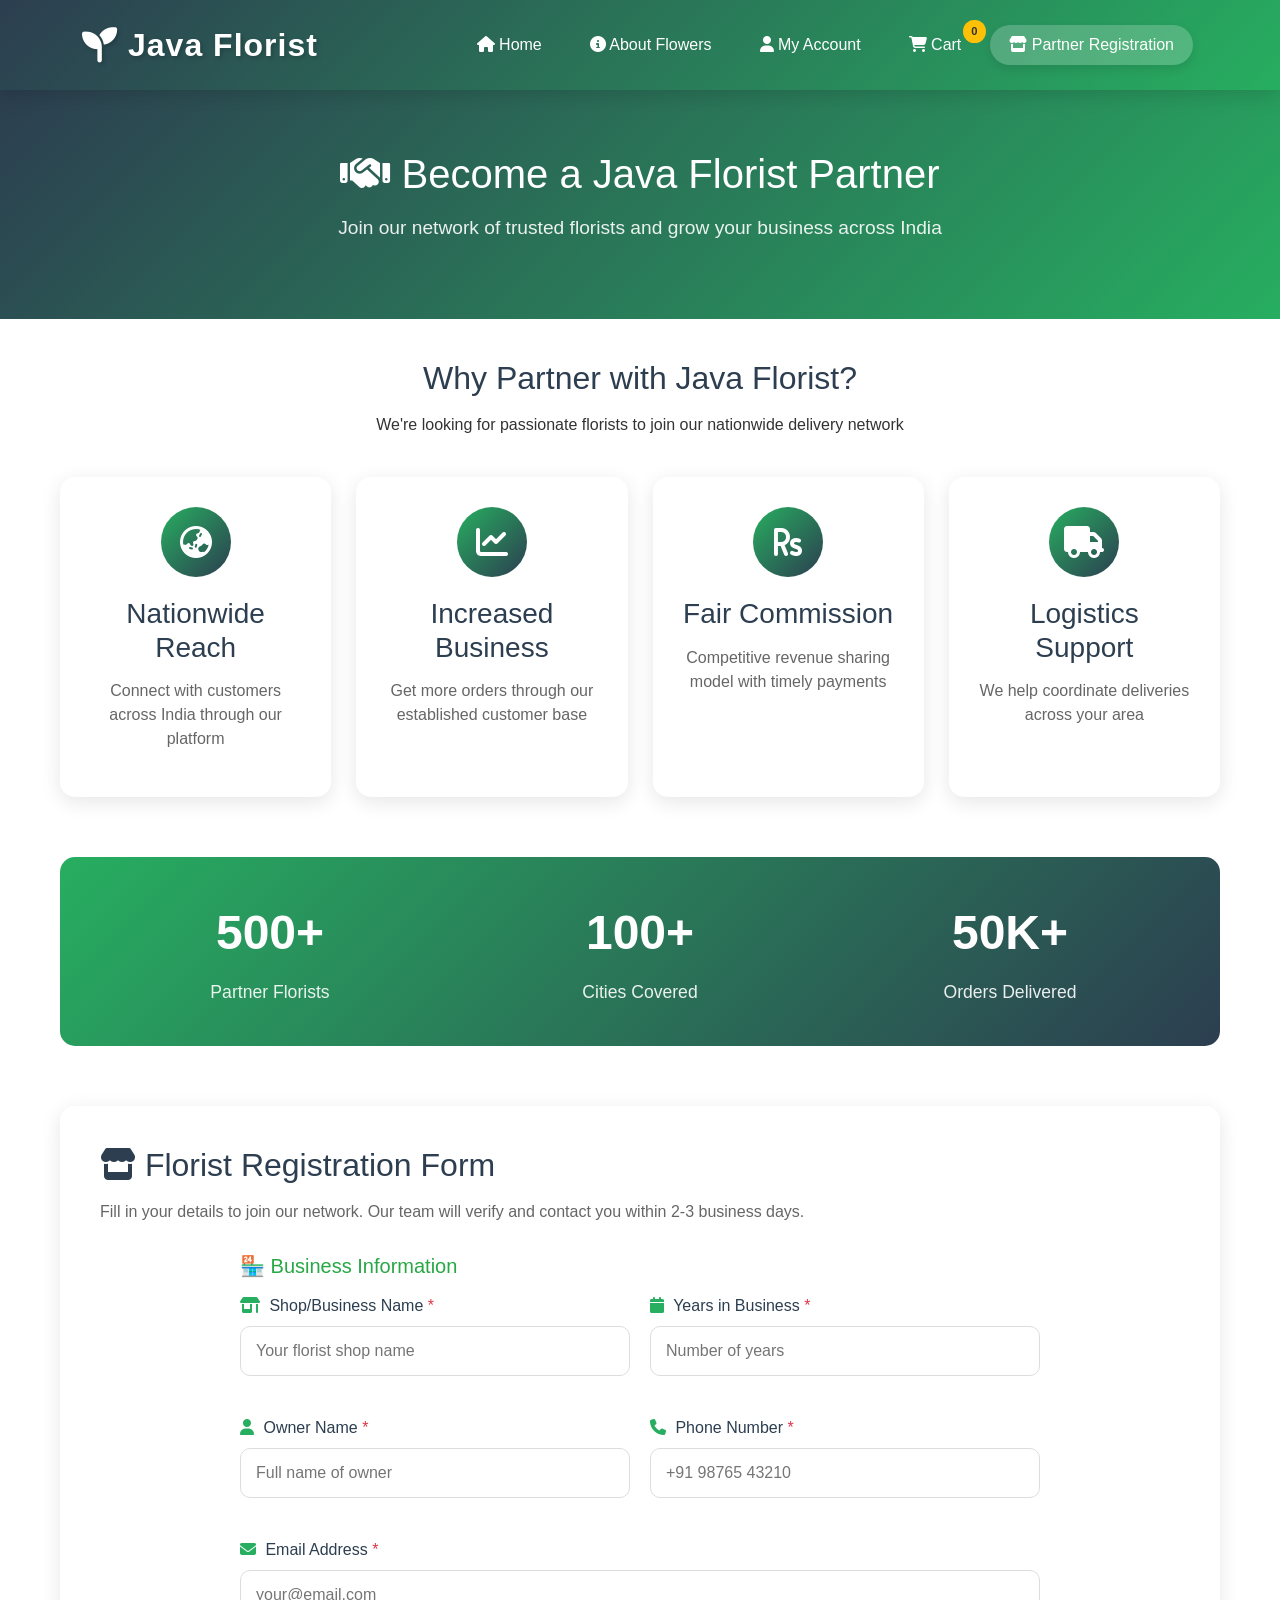
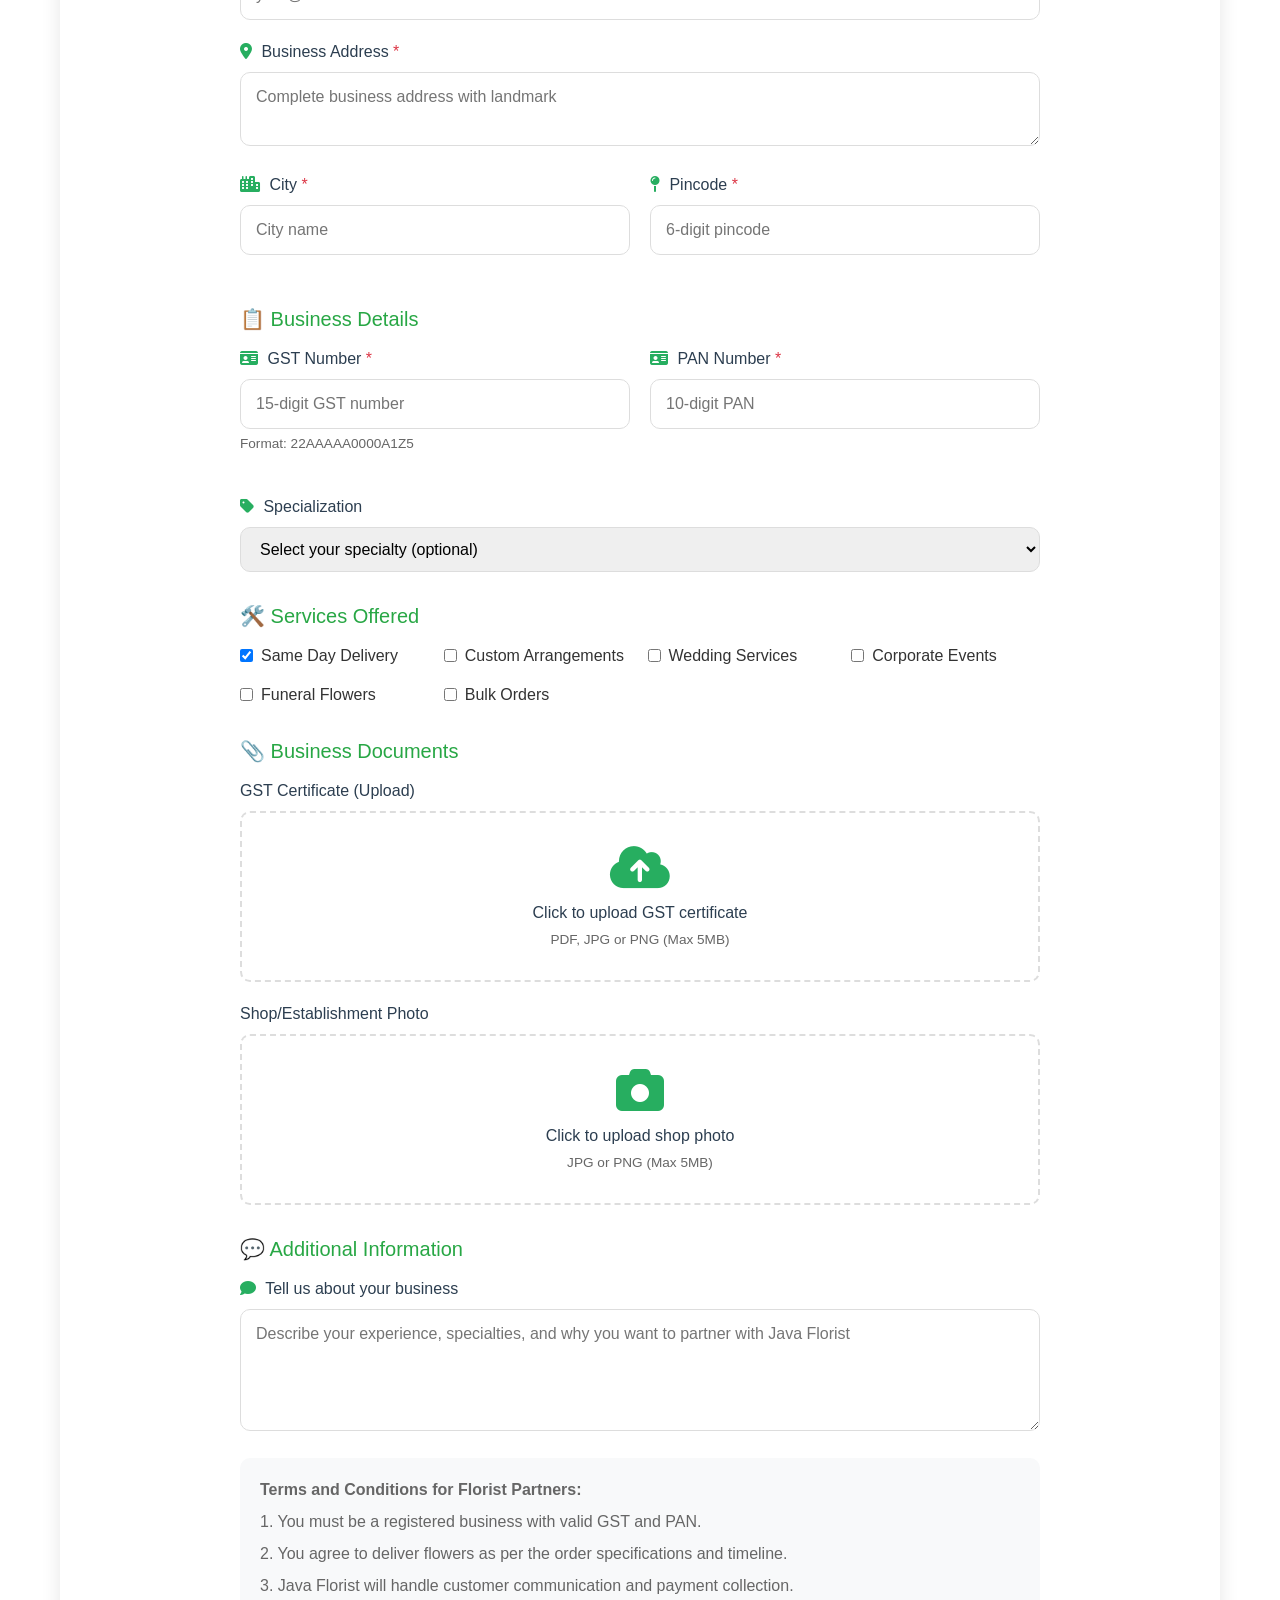
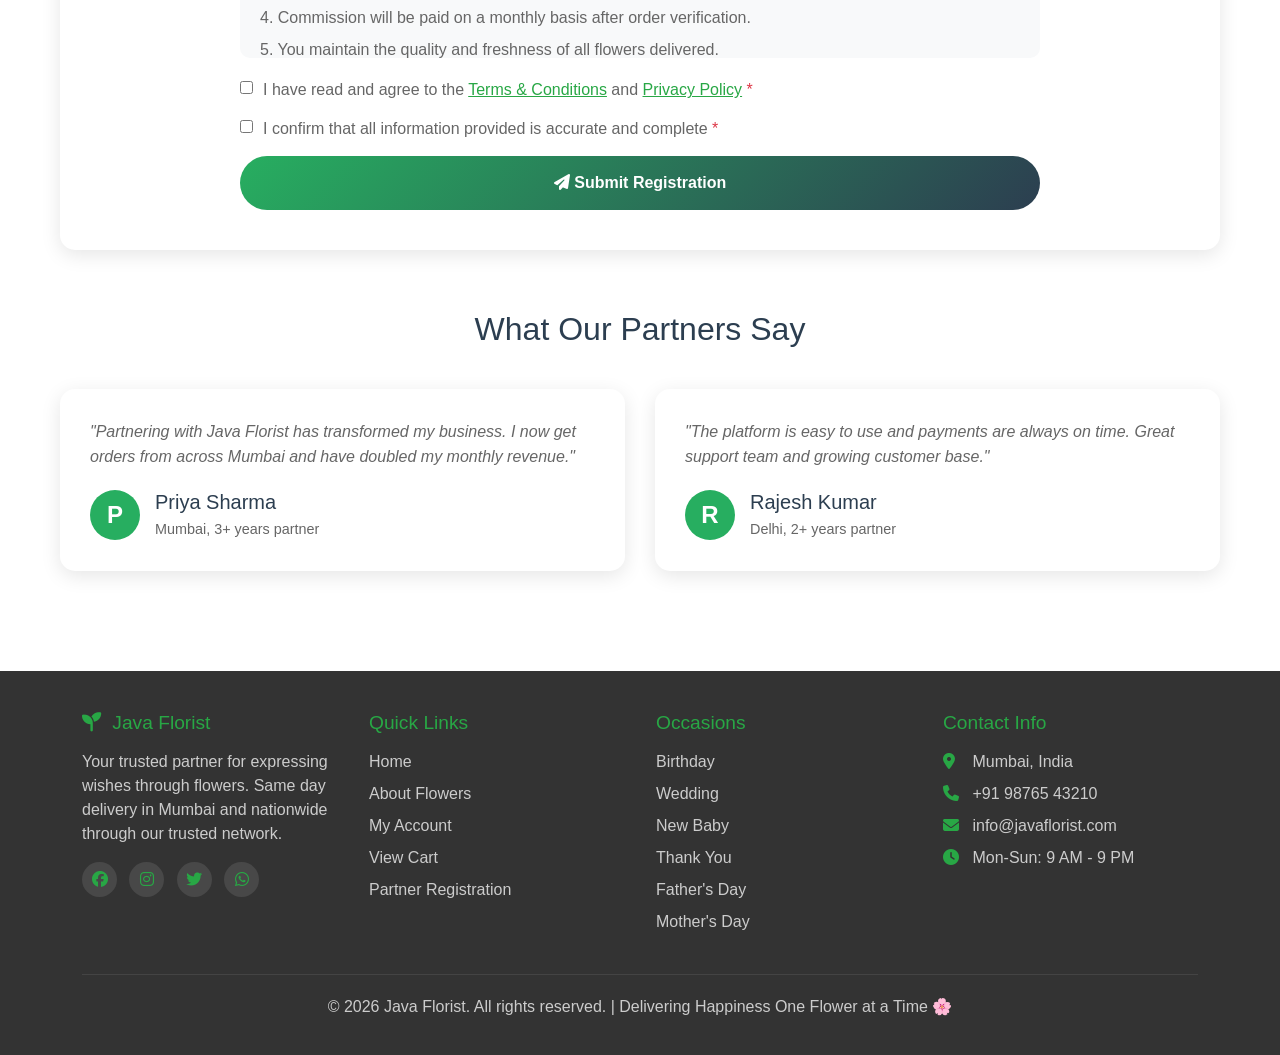
<file: florist-registration.html>
<!DOCTYPE html>
<html lang="en">
<head>
    <meta charset="UTF-8">
    <meta name="viewport" content="width=device-width, initial-scale=1.0">
    <title>Java Florist - Partner Registration</title>
    
    <!-- Bootstrap CSS -->
    <link href="https://cdn.jsdelivr.net/npm/bootstrap@5.3.0/dist/css/bootstrap.min.css" rel="stylesheet">
    <!-- Font Awesome Icons -->
    <link rel="stylesheet" href="https://cdnjs.cloudflare.com/ajax/libs/font-awesome/6.4.0/css/all.min.css">
    <!-- Custom CSS -->
    <link rel="stylesheet" href="css/style.css">
    <style>
        /* Navbar Styles - Same as Home Page */
        .navbar {
            background: linear-gradient(135deg, #2c3e50, #27ae60) !important;
            padding: 1rem 0;
            box-shadow: 0 4px 20px rgba(0,0,0,0.15);
            transition: all 0.3s ease;
        }

        .navbar.scrolled {
            padding: 0.5rem 0;
            background: rgba(44, 62, 80, 0.95) !important;
            backdrop-filter: blur(10px);
        }

        .navbar-brand {
            font-size: 2rem;
            font-weight: 700;
            letter-spacing: 1px;
            text-shadow: 2px 2px 4px rgba(0,0,0,0.2);
            color: white !important;
        }

        .navbar-brand i {
            font-size: 2.2rem;
            animation: spin 4s linear infinite;
        }

        .nav-link {
            position: relative;
            margin: 0 0.3rem;
            padding: 0.5rem 1.2rem !important;
            border-radius: 30px;
            font-weight: 500;
            color: white !important;
            transition: all 0.3s ease;
        }

        .nav-link::after {
            content: '';
            position: absolute;
            bottom: 0;
            left: 50%;
            transform: translateX(-50%);
            width: 0;
            height: 2px;
            background: white;
            transition: width 0.3s ease;
        }

        .nav-link:hover::after {
            width: 80%;
        }

        .nav-link.active {
            background: rgba(255,255,255,0.2);
            box-shadow: 0 4px 10px rgba(0,0,0,0.1);
        }

        .cart-badge {
            animation: pulse 1.5s infinite;
        }

        @keyframes pulse {
            0% { transform: scale(1); }
            50% { transform: scale(1.2); }
            100% { transform: scale(1); }
        }

        @keyframes spin {
            from { transform: rotate(0deg); }
            to { transform: rotate(360deg); }
        }

        @media (max-width: 991px) {
            .navbar-collapse {
                background: rgba(44, 62, 80, 0.95);
                backdrop-filter: blur(10px);
                padding: 1rem;
                border-radius: 10px;
                margin-top: 1rem;
            }
        }

        /* Registration Header */
        .registration-header {
            background: linear-gradient(135deg, #2c3e50, #27ae60);
            color: white;
            padding: 60px 0;
            text-align: center;
        }

        .registration-header h1 {
            font-size: 2.5rem;
            margin-bottom: 1rem;
        }

        .registration-header p {
            font-size: 1.2rem;
            opacity: 0.9;
        }

        /* Registration Container */
        .registration-container {
            max-width: 1200px;
            margin: 0 auto;
            padding: 40px 20px;
        }

        /* Benefits Section */
        .benefits-section {
            text-align: center;
            margin-bottom: 60px;
        }

        .benefits-section h2 {
            color: #2c3e50;
            margin-bottom: 1rem;
        }

        .benefits-grid {
            display: grid;
            grid-template-columns: repeat(auto-fit, minmax(250px, 1fr));
            gap: 25px;
            margin-top: 40px;
        }

        .benefit-card {
            background: white;
            padding: 30px;
            border-radius: 15px;
            box-shadow: 0 5px 20px rgba(0,0,0,0.1);
            transition: all 0.3s ease;
        }

        .benefit-card:hover {
            transform: translateY(-5px);
            box-shadow: 0 10px 30px rgba(0,0,0,0.15);
        }

        .benefit-icon {
            width: 70px;
            height: 70px;
            background: linear-gradient(135deg, #27ae60, #2c3e50);
            color: white;
            border-radius: 50%;
            display: flex;
            align-items: center;
            justify-content: center;
            font-size: 2rem;
            margin: 0 auto 20px;
        }

        .benefit-card h3 {
            color: #2c3e50;
            margin-bottom: 15px;
        }

        .benefit-card p {
            color: #666;
        }

        /* Stats Section */
        .stats-section {
            display: grid;
            grid-template-columns: repeat(auto-fit, minmax(200px, 1fr));
            gap: 30px;
            background: linear-gradient(135deg, #27ae60, #2c3e50);
            color: white;
            padding: 40px;
            border-radius: 15px;
            margin-bottom: 60px;
        }

        .stat-card {
            text-align: center;
        }

        .stat-number {
            font-size: 3rem;
            font-weight: bold;
            margin-bottom: 10px;
        }

        .stat-label {
            font-size: 1.1rem;
            opacity: 0.9;
        }

        /* Form Section */
        .form-section {
            background: white;
            border-radius: 15px;
            padding: 40px;
            box-shadow: 0 5px 20px rgba(0,0,0,0.1);
            margin-bottom: 60px;
        }

        .form-section h2 {
            color: #2c3e50;
            margin-bottom: 1rem;
        }

        .form-section .subtitle {
            color: #666;
            margin-bottom: 30px;
        }

        .registration-form {
            max-width: 800px;
            margin: 0 auto;
        }

        .form-row {
            display: grid;
            grid-template-columns: 1fr 1fr;
            gap: 20px;
            margin-bottom: 20px;
        }

        .form-group {
            margin-bottom: 20px;
        }

        .form-group label {
            display: block;
            margin-bottom: 8px;
            color: #2c3e50;
            font-weight: 500;
        }

        .form-group label i {
            color: #27ae60;
            margin-right: 5px;
        }

        .required {
            color: #dc3545;
        }

        .form-group input,
        .form-group textarea,
        .form-group select {
            width: 100%;
            padding: 12px 15px;
            border: 1px solid #ddd;
            border-radius: 10px;
            transition: all 0.3s ease;
        }

        .form-group input:focus,
        .form-group textarea:focus,
        .form-group select:focus {
            border-color: #27ae60;
            outline: none;
            box-shadow: 0 0 0 3px rgba(40, 167, 69, 0.1);
        }

        .form-group small {
            display: block;
            margin-top: 5px;
            color: #666;
            font-size: 0.85rem;
        }

        /* Services Grid */
        .services-grid {
            display: grid;
            grid-template-columns: repeat(auto-fit, minmax(150px, 1fr));
            gap: 15px;
            margin-bottom: 20px;
        }

        .service-checkbox {
            display: flex;
            align-items: center;
            gap: 8px;
        }

        .service-checkbox input[type="checkbox"] {
            width: auto;
            cursor: pointer;
        }

        .service-checkbox label {
            margin: 0;
            cursor: pointer;
        }

        /* File Upload */
        .file-upload {
            border: 2px dashed #ddd;
            border-radius: 10px;
            padding: 30px;
            text-align: center;
            cursor: pointer;
            transition: all 0.3s ease;
        }

        .file-upload:hover {
            border-color: #27ae60;
            background: #f8f9fa;
        }

        .file-upload i {
            font-size: 3rem;
            color: #27ae60;
            margin-bottom: 10px;
        }

        .file-upload p {
            color: #2c3e50;
            margin-bottom: 5px;
        }

        .file-upload small {
            color: #666;
        }

        .file-upload input[type="file"] {
            display: none;
        }

        /* Terms Box */
        .terms-box {
            background: #f8f9fa;
            padding: 20px;
            border-radius: 10px;
            margin: 20px 0;
            max-height: 200px;
            overflow-y: auto;
        }

        .terms-box p {
            margin-bottom: 8px;
            color: #666;
        }

        /* Checkbox Group */
        .checkbox-group {
            display: flex;
            align-items: flex-start;
            gap: 10px;
            margin-bottom: 15px;
        }

        .checkbox-group input[type="checkbox"] {
            width: auto;
            margin-top: 3px;
        }

        .checkbox-group label {
            margin: 0;
            color: #666;
        }

        /* Submit Button */
        .submit-btn {
            background: linear-gradient(135deg, #27ae60, #2c3e50);
            color: white;
            border: none;
            padding: 15px 30px;
            border-radius: 30px;
            font-weight: 600;
            width: 100%;
            transition: all 0.3s ease;
            position: relative;
        }

        .submit-btn:hover {
            transform: translateY(-2px);
            box-shadow: 0 5px 15px rgba(40, 167, 69, 0.4);
        }

        .submit-btn.loading {
            opacity: 0.7;
            cursor: not-allowed;
        }

        .submit-btn .spinner {
            display: none;
            width: 20px;
            height: 20px;
            border: 3px solid #fff;
            border-top-color: transparent;
            border-radius: 50%;
            animation: spinner 0.8s linear infinite;
            position: absolute;
            right: 20px;
            top: 50%;
            transform: translateY(-50%);
        }

        .submit-btn.loading .spinner {
            display: inline-block;
        }

        @keyframes spinner {
            to { transform: translateY(-50%) rotate(360deg); }
        }

        /* Success Message */
        .success-message {
            background: #d4edda;
            color: #155724;
            padding: 20px;
            border-radius: 10px;
            display: none;
            align-items: center;
            gap: 15px;
            margin-bottom: 20px;
        }

        .success-message.show {
            display: flex;
        }

        .success-message i {
            font-size: 2rem;
        }

        .success-message-content h4 {
            margin-bottom: 5px;
        }

        .success-message-content p {
            margin: 0;
        }

        /* Testimonials Section */
        .testimonials-section {
            margin-bottom: 60px;
        }

        .testimonials-section h2 {
            text-align: center;
            color: #2c3e50;
            margin-bottom: 40px;
        }

        .testimonials-grid {
            display: grid;
            grid-template-columns: repeat(auto-fit, minmax(300px, 1fr));
            gap: 30px;
        }

        .testimonial-card {
            background: white;
            padding: 30px;
            border-radius: 15px;
            box-shadow: 0 5px 20px rgba(0,0,0,0.1);
        }

        .testimonial-text {
            font-style: italic;
            color: #666;
            margin-bottom: 20px;
            line-height: 1.6;
        }

        .testimonial-author {
            display: flex;
            align-items: center;
            gap: 15px;
        }

        .author-avatar {
            width: 50px;
            height: 50px;
            background: #27ae60;
            color: white;
            border-radius: 50%;
            display: flex;
            align-items: center;
            justify-content: center;
            font-size: 1.5rem;
            font-weight: bold;
        }

        .author-info h5 {
            color: #2c3e50;
            margin-bottom: 5px;
        }

        .author-info p {
            color: #666;
            margin: 0;
            font-size: 0.9rem;
        }

        /* Footer Social Links */
        .social-links {
            margin-top: 1rem;
        }

        .social-links a {
            display: inline-block;
            width: 35px;
            height: 35px;
            background: rgba(255,255,255,0.1);
            border-radius: 50%;
            text-align: center;
            line-height: 35px;
            margin-right: 8px;
            color: white;
            transition: all 0.3s ease;
        }

        .social-links a:hover {
            background: #27ae60;
            transform: translateY(-3px);
        }

        /* Responsive Design */
        @media (max-width: 768px) {
            .form-row {
                grid-template-columns: 1fr;
            }
            
            .stats-section {
                grid-template-columns: 1fr;
                padding: 30px 20px;
            }
            
            .registration-header h1 {
                font-size: 2rem;
            }
            
            .form-section {
                padding: 20px;
            }
            
            .benefits-grid {
                grid-template-columns: 1fr;
            }
        }

        @media (max-width: 576px) {
            .registration-header {
                padding: 40px 0;
            }
            
            .registration-header h1 {
                font-size: 1.8rem;
            }
            
            .stat-number {
                font-size: 2.5rem;
            }
        }
    </style>
</head>
<body>
    <!-- Navigation Bar -->
    <nav class="navbar navbar-expand-lg">
        <div class="container">
            <a class="navbar-brand" href="index.html">
                <i class="fas fa-seedling"></i> Java Florist
            </a>
            <button class="navbar-toggler" type="button" data-bs-toggle="collapse" data-bs-target="#navbarNav">
                <span class="navbar-toggler-icon"></span>
            </button>
            <div class="collapse navbar-collapse" id="navbarNav">
                <ul class="navbar-nav ms-auto">
                    <li class="nav-item">
                        <a class="nav-link" href="index.html"><i class="fas fa-home"></i> Home</a>
                    </li>
                    <li class="nav-item">
                        <a class="nav-link" href="about.html"><i class="fas fa-info-circle"></i> About Flowers</a>
                    </li>
                    <li class="nav-item">
                        <a class="nav-link" href="my-account.html"><i class="fas fa-user"></i> My Account</a>
                    </li>
                    <li class="nav-item">
                        <a class="nav-link cart-icon" href="cart.html">
                            <i class="fas fa-shopping-cart"></i> Cart
                            <span class="cart-badge" id="cartCount">0</span>
                        </a>
                    </li>
                    <li class="nav-item">
                        <a class="nav-link active" href="florist-registration.html"><i class="fas fa-store"></i> Partner Registration</a>
                    </li>
                </ul>
            </div>
        </div>
    </nav>

    <!-- Registration Header -->
    <div class="registration-header">
        <div class="container">
            <h1><i class="fas fa-handshake"></i> Become a Java Florist Partner</h1>
            <p>Join our network of trusted florists and grow your business across India</p>
        </div>
    </div>

    <!-- Registration Container -->
    <div class="registration-container">
        <!-- Benefits Section -->
        <div class="benefits-section">
            <h2>Why Partner with Java Florist?</h2>
            <p>We're looking for passionate florists to join our nationwide delivery network</p>
            
            <div class="benefits-grid">
                <div class="benefit-card">
                    <div class="benefit-icon">
                        <i class="fas fa-globe-asia"></i>
                    </div>
                    <h3>Nationwide Reach</h3>
                    <p>Connect with customers across India through our platform</p>
                </div>
                
                <div class="benefit-card">
                    <div class="benefit-icon">
                        <i class="fas fa-chart-line"></i>
                    </div>
                    <h3>Increased Business</h3>
                    <p>Get more orders through our established customer base</p>
                </div>
                
                <div class="benefit-card">
                    <div class="benefit-icon">
                        <i class="fas fa-rupee-sign"></i>
                    </div>
                    <h3>Fair Commission</h3>
                    <p>Competitive revenue sharing model with timely payments</p>
                </div>
                
                <div class="benefit-card">
                    <div class="benefit-icon">
                        <i class="fas fa-truck"></i>
                    </div>
                    <h3>Logistics Support</h3>
                    <p>We help coordinate deliveries across your area</p>
                </div>
            </div>
        </div>

        <!-- Stats Section -->
        <div class="stats-section">
            <div class="stat-card">
                <div class="stat-number">500+</div>
                <div class="stat-label">Partner Florists</div>
            </div>
            <div class="stat-card">
                <div class="stat-number">100+</div>
                <div class="stat-label">Cities Covered</div>
            </div>
            <div class="stat-card">
                <div class="stat-number">50K+</div>
                <div class="stat-label">Orders Delivered</div>
            </div>
        </div>

        <!-- Registration Form Section -->
        <div class="form-section">
            <h2><i class="fas fa-store"></i> Florist Registration Form</h2>
            <p class="subtitle">Fill in your details to join our network. Our team will verify and contact you within 2-3 business days.</p>
            
            <div class="success-message" id="successMessage">
                <i class="fas fa-check-circle"></i>
                <div class="success-message-content">
                    <h4>Registration Submitted Successfully!</h4>
                    <p>Thank you for your interest. Our team will review your application and contact you soon.</p>
                </div>
            </div>
            
            <form class="registration-form" id="registrationForm" onsubmit="return submitRegistration(event)">
                <!-- Business Information -->
                <h5 style="color: var(--primary-green); margin-bottom: 1rem;">🏪 Business Information</h5>
                
                <div class="form-row">
                    <div class="form-group">
                        <label><i class="fas fa-store-alt"></i> Shop/Business Name <span class="required">*</span></label>
                        <input type="text" id="shopName" placeholder="Your florist shop name" required>
                    </div>
                    
                    <div class="form-group">
                        <label><i class="fas fa-calendar"></i> Years in Business <span class="required">*</span></label>
                        <input type="number" id="yearsInBusiness" placeholder="Number of years" min="0" required>
                    </div>
                </div>
                
                <div class="form-row">
                    <div class="form-group">
                        <label><i class="fas fa-user"></i> Owner Name <span class="required">*</span></label>
                        <input type="text" id="ownerName" placeholder="Full name of owner" required>
                    </div>
                    
                    <div class="form-group">
                        <label><i class="fas fa-phone"></i> Phone Number <span class="required">*</span></label>
                        <input type="tel" id="phone" placeholder="+91 98765 43210" required>
                    </div>
                </div>
                
                <div class="form-group">
                    <label><i class="fas fa-envelope"></i> Email Address <span class="required">*</span></label>
                    <input type="email" id="email" placeholder="your@email.com" required>
                </div>
                
                <div class="form-group">
                    <label><i class="fas fa-map-marker-alt"></i> Business Address <span class="required">*</span></label>
                    <textarea id="address" placeholder="Complete business address with landmark" rows="2" required></textarea>
                </div>
                
                <div class="form-row">
                    <div class="form-group">
                        <label><i class="fas fa-city"></i> City <span class="required">*</span></label>
                        <input type="text" id="city" placeholder="City name" required>
                    </div>
                    
                    <div class="form-group">
                        <label><i class="fas fa-map-pin"></i> Pincode <span class="required">*</span></label>
                        <input type="text" id="pincode" placeholder="6-digit pincode" maxlength="6" required>
                    </div>
                </div>
                
                <!-- Business Details -->
                <h5 style="color: var(--primary-green); margin: 2rem 0 1rem;">📋 Business Details</h5>
                
                <div class="form-row">
                    <div class="form-group">
                        <label><i class="fas fa-id-card"></i> GST Number <span class="required">*</span></label>
                        <input type="text" id="gst" placeholder="15-digit GST number" required>
                        <small>Format: 22AAAAA0000A1Z5</small>
                    </div>
                    
                    <div class="form-group">
                        <label><i class="fas fa-id-card"></i> PAN Number <span class="required">*</span></label>
                        <input type="text" id="pan" placeholder="10-digit PAN" required>
                    </div>
                </div>
                
                <div class="form-group">
                    <label><i class="fas fa-tag"></i> Specialization</label>
                    <select id="specialization">
                        <option value="">Select your specialty (optional)</option>
                        <option value="wedding">Wedding Florist</option>
                        <option value="event">Event Decorator</option>
                        <option value="corporate">Corporate Events</option>
                        <option value="all">All Occasions</option>
                        <option value="custom">Custom Designs</option>
                    </select>
                </div>
                
                <!-- Services Offered -->
                <h5 style="color: var(--primary-green); margin: 2rem 0 1rem;">🛠️ Services Offered</h5>
                
                <div class="services-grid">
                    <div class="service-checkbox">
                        <input type="checkbox" id="serviceDelivery" checked>
                        <label for="serviceDelivery">Same Day Delivery</label>
                    </div>
                    <div class="service-checkbox">
                        <input type="checkbox" id="serviceCustom">
                        <label for="serviceCustom">Custom Arrangements</label>
                    </div>
                    <div class="service-checkbox">
                        <input type="checkbox" id="serviceWedding">
                        <label for="serviceWedding">Wedding Services</label>
                    </div>
                    <div class="service-checkbox">
                        <input type="checkbox" id="serviceCorporate">
                        <label for="serviceCorporate">Corporate Events</label>
                    </div>
                    <div class="service-checkbox">
                        <input type="checkbox" id="serviceFuneral">
                        <label for="serviceFuneral">Funeral Flowers</label>
                    </div>
                    <div class="service-checkbox">
                        <input type="checkbox" id="serviceBulk">
                        <label for="serviceBulk">Bulk Orders</label>
                    </div>
                </div>
                
                <!-- Business Documents -->
                <h5 style="color: var(--primary-green); margin: 2rem 0 1rem;">📎 Business Documents</h5>
                
                <div class="form-group">
                    <label>GST Certificate (Upload)</label>
                    <div class="file-upload" onclick="document.getElementById('gstFile').click()">
                        <i class="fas fa-cloud-upload-alt"></i>
                        <p>Click to upload GST certificate</p>
                        <small>PDF, JPG or PNG (Max 5MB)</small>
                        <input type="file" id="gstFile" accept=".pdf,.jpg,.jpeg,.png">
                    </div>
                </div>
                
                <div class="form-group">
                    <label>Shop/Establishment Photo</label>
                    <div class="file-upload" onclick="document.getElementById('shopPhoto').click()">
                        <i class="fas fa-camera"></i>
                        <p>Click to upload shop photo</p>
                        <small>JPG or PNG (Max 5MB)</small>
                        <input type="file" id="shopPhoto" accept=".jpg,.jpeg,.png">
                    </div>
                </div>
                
                <!-- Additional Information -->
                <h5 style="color: var(--primary-green); margin: 2rem 0 1rem;">💬 Additional Information</h5>
                
                <div class="form-group">
                    <label><i class="fas fa-comment"></i> Tell us about your business</label>
                    <textarea id="aboutBusiness" placeholder="Describe your experience, specialties, and why you want to partner with Java Florist" rows="4"></textarea>
                </div>
                
                <!-- Terms and Conditions -->
                <div class="terms-box" id="termsText">
                    <p><strong>Terms and Conditions for Florist Partners:</strong></p>
                    <p>1. You must be a registered business with valid GST and PAN.</p>
                    <p>2. You agree to deliver flowers as per the order specifications and timeline.</p>
                    <p>3. Java Florist will handle customer communication and payment collection.</p>
                    <p>4. Commission will be paid on a monthly basis after order verification.</p>
                    <p>5. You maintain the quality and freshness of all flowers delivered.</p>
                    <p>6. You agree to our quality standards and delivery timelines.</p>
                    <p>7. Your partnership can be reviewed or terminated based on performance.</p>
                </div>
                
                <div class="checkbox-group">
                    <input type="checkbox" id="agreeTerms" required>
                    <label for="agreeTerms">I have read and agree to the <a href="#" style="color: var(--primary-green);">Terms & Conditions</a> and <a href="#" style="color: var(--primary-green);">Privacy Policy</a> <span class="required">*</span></label>
                </div>
                
                <div class="checkbox-group">
                    <input type="checkbox" id="agreeInfo" required>
                    <label for="agreeInfo">I confirm that all information provided is accurate and complete <span class="required">*</span></label>
                </div>
                
                <!-- Submit Button -->
                <button type="submit" class="submit-btn" id="submitBtn">
                    <i class="fas fa-paper-plane"></i> Submit Registration
                    <span class="spinner"></span>
                </button>
            </form>
        </div>

        <!-- Testimonials Section -->
        <div class="testimonials-section">
            <h2>What Our Partners Say</h2>
            <div class="testimonials-grid">
                <div class="testimonial-card">
                    <div class="testimonial-text">
                        "Partnering with Java Florist has transformed my business. I now get orders from across Mumbai and have doubled my monthly revenue."
                    </div>
                    <div class="testimonial-author">
                        <div class="author-avatar">P</div>
                        <div class="author-info">
                            <h5>Priya Sharma</h5>
                            <p>Mumbai, 3+ years partner</p>
                        </div>
                    </div>
                </div>
                
                <div class="testimonial-card">
                    <div class="testimonial-text">
                        "The platform is easy to use and payments are always on time. Great support team and growing customer base."
                    </div>
                    <div class="testimonial-author">
                        <div class="author-avatar">R</div>
                        <div class="author-info">
                            <h5>Rajesh Kumar</h5>
                            <p>Delhi, 2+ years partner</p>
                        </div>
                    </div>
                </div>
            </div>
        </div>
    </div>

    <!-- Footer -->
    <footer>
        <div class="container">
            <div class="footer-content">
                <div class="footer-section">
                    <h4><i class="fas fa-seedling"></i> Java Florist</h4>
                    <p>Your trusted partner for expressing wishes through flowers. Same day delivery in Mumbai and nationwide through our trusted network.</p>
                    <div class="social-links">
                        <a href="#"><i class="fab fa-facebook"></i></a>
                        <a href="#"><i class="fab fa-instagram"></i></a>
                        <a href="#"><i class="fab fa-twitter"></i></a>
                        <a href="#"><i class="fab fa-whatsapp"></i></a>
                    </div>
                </div>
                <div class="footer-section">
                    <h4>Quick Links</h4>
                    <a href="index.html">Home</a>
                    <a href="about.html">About Flowers</a>
                    <a href="my-account.html">My Account</a>
                    <a href="cart.html">View Cart</a>
                    <a href="florist-registration.html">Partner Registration</a>
                </div>
                <div class="footer-section">
                    <h4>Occasions</h4>
                    <a href="bouquet.html?occasion=birthday">Birthday</a>
                    <a href="bouquet.html?occasion=wedding">Wedding</a>
                    <a href="bouquet.html?occasion=newbaby">New Baby</a>
                    <a href="bouquet.html?occasion=thankyou">Thank You</a>
                    <a href="bouquet.html?occasion=fathersday">Father's Day</a>
                    <a href="bouquet.html?occasion=mothersday">Mother's Day</a>
                </div>
                <div class="footer-section">
                    <h4>Contact Info</h4>
                    <p><i class="fas fa-map-marker-alt"></i> Mumbai, India</p>
                    <p><i class="fas fa-phone"></i> +91 98765 43210</p>
                    <p><i class="fas fa-envelope"></i> info@javaflorist.com</p>
                    <p><i class="fas fa-clock"></i> Mon-Sun: 9 AM - 9 PM</p>
                </div>
            </div>
            <div class="footer-bottom">
                <p>&copy; 2026 Java Florist. All rights reserved. | Delivering Happiness One Flower at a Time 🌸</p>
            </div>
        </div>
    </footer>

    <!-- JavaScript -->
    <script src="https://cdn.jsdelivr.net/npm/bootstrap@5.3.0/dist/js/bootstrap.bundle.min.js"></script>
    <script>
        // Form submission handler
        function submitRegistration(event) {
            event.preventDefault();
            
            // Get required fields
            const shopName = document.getElementById('shopName').value;
            const yearsInBusiness = document.getElementById('yearsInBusiness').value;
            const ownerName = document.getElementById('ownerName').value;
            const phone = document.getElementById('phone').value;
            const email = document.getElementById('email').value;
            const address = document.getElementById('address').value;
            const city = document.getElementById('city').value;
            const pincode = document.getElementById('pincode').value;
            const gst = document.getElementById('gst').value;
            const pan = document.getElementById('pan').value;
            const agreeTerms = document.getElementById('agreeTerms').checked;
            const agreeInfo = document.getElementById('agreeInfo').checked;
            
            // Basic validation
            if (!shopName || !yearsInBusiness || !ownerName || !phone || !email || !address || !city || !pincode || !gst || !pan) {
                alert('Please fill all required fields');
                return false;
            }
            
            // Email validation
            if (!isValidEmail(email)) {
                alert('Please enter a valid email address');
                return false;
            }
            
            // Phone validation
            if (!isValidPhone(phone)) {
                alert('Please enter a valid 10-digit phone number');
                return false;
            }
            
            // Pincode validation
            if (pincode.length !== 6 || !/^\d+$/.test(pincode)) {
                alert('Please enter a valid 6-digit pincode');
                return false;
            }
            
            // GST validation (simplified)
            if (gst.length < 15) {
                alert('Please enter a valid 15-digit GST number');
                return false;
            }
            
            // PAN validation
            if (pan.length !== 10) {
                alert('Please enter a valid 10-digit PAN number');
                return false;
            }
            
            // Terms agreement
            if (!agreeTerms || !agreeInfo) {
                alert('Please agree to the terms and conditions');
                return false;
            }
            
            // Show loading state
            const btn = document.getElementById('submitBtn');
            btn.classList.add('loading');
            btn.disabled = true;
            
            // Simulate API call (remove in production)
            setTimeout(() => {
                // Hide loading
                btn.classList.remove('loading');
                btn.disabled = false;
                
                // Show success message
                const successMsg = document.getElementById('successMessage');
                successMsg.classList.add('show');
                
                // Reset form
                document.getElementById('registrationForm').reset();
                
                // Hide success message after 5 seconds
                setTimeout(() => {
                    successMsg.classList.remove('show');
                }, 5000);
            }, 2000);
            
            return false;
        }
        
        // Email validation helper
        function isValidEmail(email) {
            const re = /^[^\s@]+@[^\s@]+\.[^\s@]+$/;
            return re.test(email);
        }
        
        // Phone validation helper
        function isValidPhone(phone) {
            const digits = phone.replace(/\D/g, '');
            return digits.length === 10;
        }
        
        // Phone number formatting
        document.getElementById('phone')?.addEventListener('input', function(e) {
            let value = e.target.value.replace(/\D/g, '');
            if (value.length > 10) value = value.slice(0, 10);
            e.target.value = value;
        });
        
        // Pincode validation
        document.getElementById('pincode')?.addEventListener('input', function(e) {
            let value = e.target.value.replace(/\D/g, '');
            if (value.length > 6) value = value.slice(0, 6);
            e.target.value = value;
        });
        
        // GST formatting (basic)
        document.getElementById('gst')?.addEventListener('input', function(e) {
            let value = e.target.value.toUpperCase().replace(/[^A-Z0-9]/g, '');
            if (value.length > 15) value = value.slice(0, 15);
            e.target.value = value;
        });
        
        // PAN formatting
        document.getElementById('pan')?.addEventListener('input', function(e) {
            let value = e.target.value.toUpperCase().replace(/[^A-Z0-9]/g, '');
            if (value.length > 10) value = value.slice(0, 10);
            e.target.value = value;
        });
        
        // Update cart count from localStorage
        function updateCartCount() {
            const cart = JSON.parse(localStorage.getItem('cart')) || [];
            const countElement = document.getElementById('cartCount');
            if (countElement) {
                countElement.textContent = cart.length;
            }
        }
        
        // Navbar scroll effect
        window.addEventListener('scroll', function() {
            const navbar = document.querySelector('.navbar');
            if (window.scrollY > 50) {
                navbar.classList.add('scrolled');
            } else {
                navbar.classList.remove('scrolled');
            }
        });
        
        // Initialize on page load
        document.addEventListener('DOMContentLoaded', function() {
            updateCartCount();
        });
    </script>
</body>
</html>
</file>
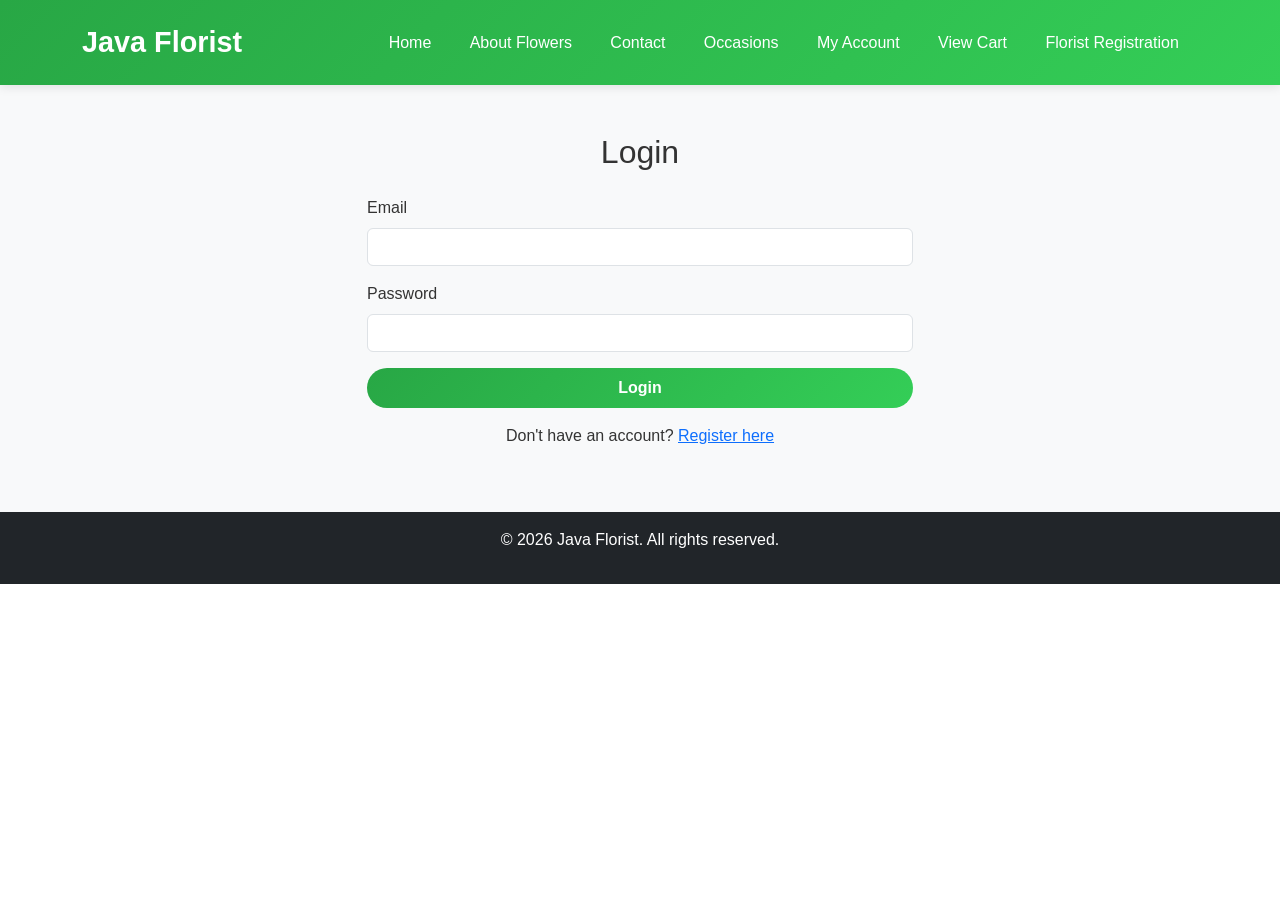
<file: login.html>
<!DOCTYPE html>
<html lang="en">
<head>
    <meta charset="UTF-8">
    <meta name="viewport" content="width=device-width, initial-scale=1.0">
    <title>Java Florist - Login</title>
    <link href="https://cdn.jsdelivr.net/npm/bootstrap@5.3.0/dist/css/bootstrap.min.css" rel="stylesheet">
    <link rel="stylesheet" href="css/style.css">
</head>
<body>
    <nav class="navbar navbar-expand-lg navbar-light bg-light">
        <div class="container">
            <a class="navbar-brand" href="index.html">Java Florist</a>
            <button class="navbar-toggler" type="button" data-bs-toggle="collapse" data-bs-target="#navbarNav" aria-controls="navbarNav" aria-expanded="false" aria-label="Toggle navigation">
                <span class="navbar-toggler-icon"></span>
            </button>
            <div class="collapse navbar-collapse" id="navbarNav">
                <ul class="navbar-nav ms-auto">
                    <li class="nav-item">
                        <a class="nav-link" href="index.html">Home</a>
                    </li>
                    <li class="nav-item">
                        <a class="nav-link" href="about.html">About Flowers</a>
                    </li>
                    <li class="nav-item">
                        <a class="nav-link" href="contact.html">Contact</a>
                    </li>
                    <li class="nav-item">
                        <a class="nav-link" href="occasions.html">Occasions</a>
                    </li>
                    <li class="nav-item">
                        <a class="nav-link" href="my-account.html">My Account</a>
                    </li>
                    <li class="nav-item">
                        <a class="nav-link" href="cart.html">View Cart</a>
                    </li>
                    <li class="nav-item">
                        <a class="nav-link" href="florist-registration.html">Florist Registration</a>
                    </li>
                </ul>
            </div>
        </div>
    </nav>

    <section class="py-5">
        <div class="container">
            <div class="row justify-content-center">
                <div class="col-md-6">
                    <h2 class="text-center mb-4">Login</h2>
                    <form>
                        <div class="mb-3">
                            <label for="email" class="form-label">Email</label>
                            <input type="email" class="form-control" id="email" required>
                        </div>
                        <div class="mb-3">
                            <label for="password" class="form-label">Password</label>
                            <input type="password" class="form-control" id="password" required>
                        </div>
                        <button type="submit" class="btn btn-primary w-100">Login</button>
                    </form>
                    <p class="text-center mt-3">Don't have an account? <a href="register.html">Register here</a></p>
                </div>
            </div>
        </div>
    </section>

    <footer class="bg-dark text-white text-center py-3">
        <div class="container">
            <p>&copy; 2026 Java Florist. All rights reserved.</p>
        </div>
    </footer>

    <script src="https://cdn.jsdelivr.net/npm/bootstrap@5.3.0/dist/js/bootstrap.bundle.min.js"></script>
    <script src="js/script.js"></script>
</body>
</html>
</file>
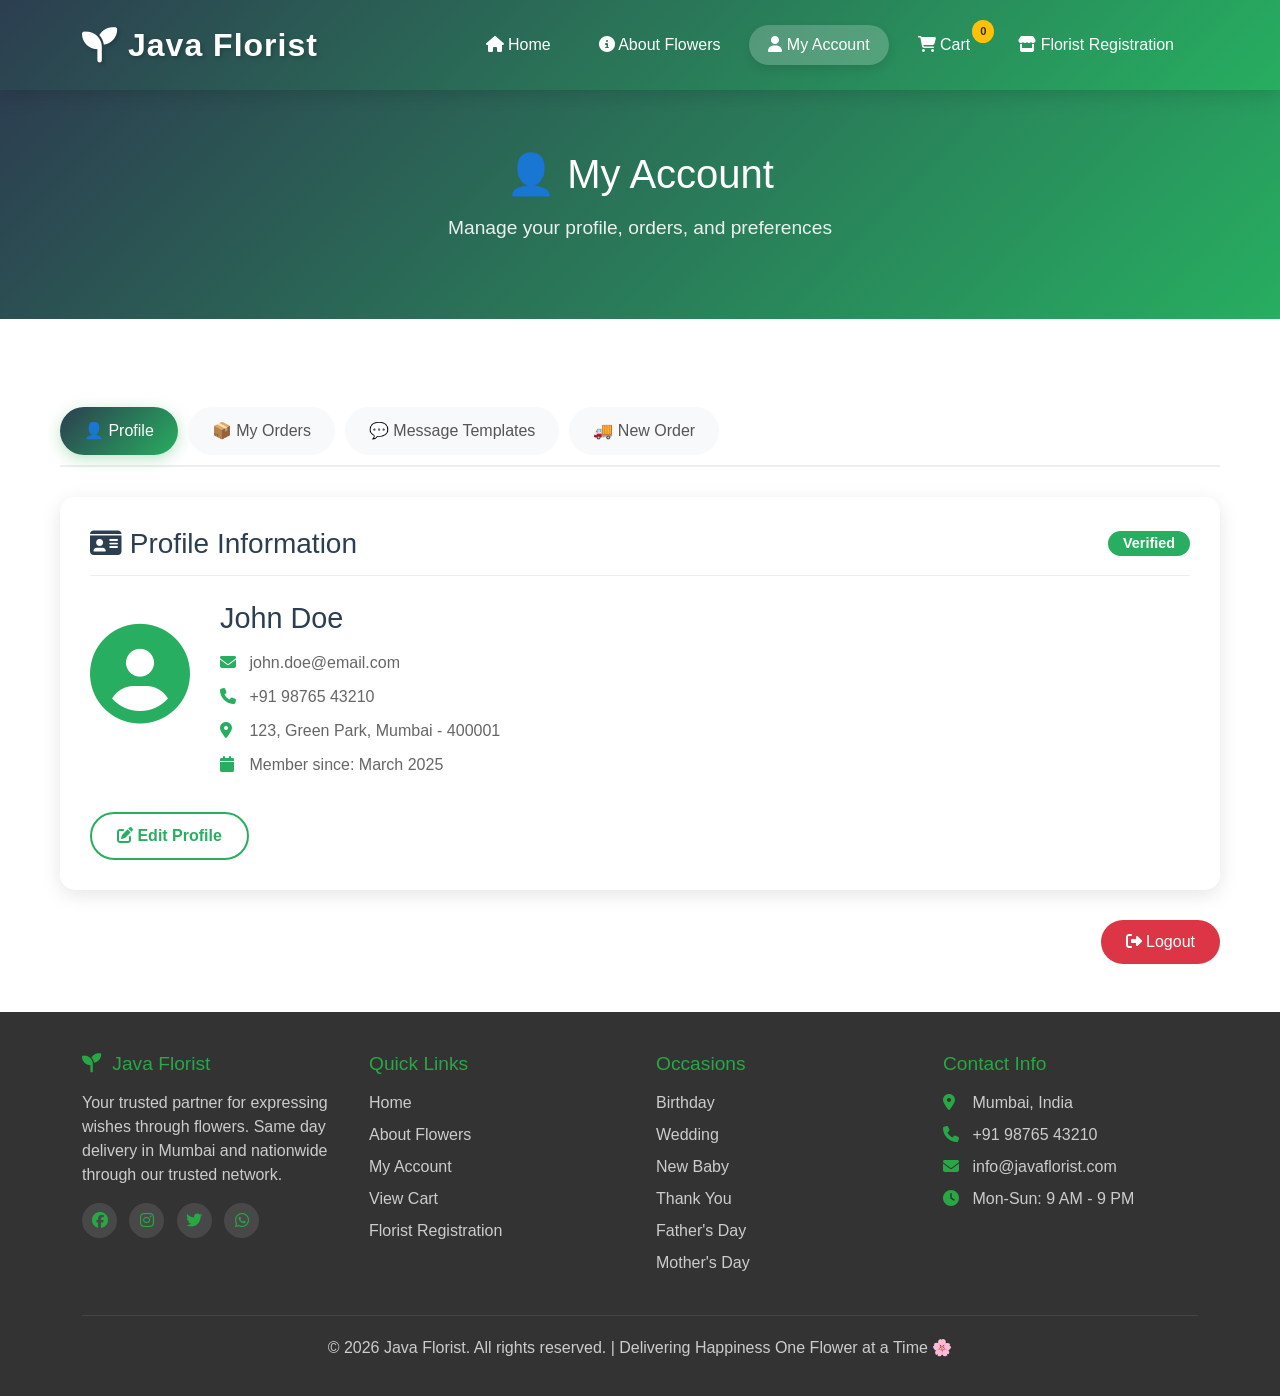
<file: my-account.html>
<!DOCTYPE html>
<html lang="en">
<head>
    <meta charset="UTF-8">
    <meta name="viewport" content="width=device-width, initial-scale=1.0">
    <title>Java Florist - My Account</title>
    
    <!-- Bootstrap CSS -->
    <link href="https://cdn.jsdelivr.net/npm/bootstrap@5.3.0/dist/css/bootstrap.min.css" rel="stylesheet">
    <!-- Font Awesome Icons -->
    <link rel="stylesheet" href="https://cdnjs.cloudflare.com/ajax/libs/font-awesome/6.4.0/css/all.min.css">
    <!-- Custom CSS -->
    <link rel="stylesheet" href="css/style.css">
    <style>
        /* Navbar Styles - Same as Home Page */
        .navbar {
            background: linear-gradient(135deg, #2c3e50, #27ae60) !important;
            padding: 1rem 0;
            box-shadow: 0 4px 20px rgba(0,0,0,0.15);
            transition: all 0.3s ease;
        }

        .navbar.scrolled {
            padding: 0.5rem 0;
            background: rgba(44, 62, 80, 0.95) !important;
            backdrop-filter: blur(10px);
        }

        .navbar-brand {
            font-size: 2rem;
            font-weight: 700;
            letter-spacing: 1px;
            text-shadow: 2px 2px 4px rgba(0,0,0,0.2);
            color: white !important;
        }

        .navbar-brand i {
            font-size: 2.2rem;
            animation: spin 4s linear infinite;
        }

        .nav-link {
            position: relative;
            margin: 0 0.3rem;
            padding: 0.5rem 1.2rem !important;
            border-radius: 30px;
            font-weight: 500;
            color: white !important;
            transition: all 0.3s ease;
        }

        .nav-link::after {
            content: '';
            position: absolute;
            bottom: 0;
            left: 50%;
            transform: translateX(-50%);
            width: 0;
            height: 2px;
            background: white;
            transition: width 0.3s ease;
        }

        .nav-link:hover::after {
            width: 80%;
        }

        .nav-link.active {
            background: rgba(255,255,255,0.2);
            box-shadow: 0 4px 10px rgba(0,0,0,0.1);
        }

        .cart-badge {
            animation: pulse 1.5s infinite;
        }

        @keyframes pulse {
            0% { transform: scale(1); }
            50% { transform: scale(1.2); }
            100% { transform: scale(1); }
        }

        @keyframes spin {
            from { transform: rotate(0deg); }
            to { transform: rotate(360deg); }
        }

        @media (max-width: 991px) {
            .navbar-collapse {
                background: rgba(44, 62, 80, 0.95);
                backdrop-filter: blur(10px);
                padding: 1rem;
                border-radius: 10px;
                margin-top: 1rem;
            }
        }

        /* Page Header */
        .page-header {
            background: linear-gradient(135deg, #2c3e50, #27ae60);
            color: white;
            padding: 60px 0;
            text-align: center;
            margin-bottom: 40px;
        }

        .page-header h1 {
            font-size: 2.5rem;
            margin-bottom: 1rem;
        }

        .page-header p {
            font-size: 1.2rem;
            opacity: 0.9;
        }

        /* Account Container */
        .account-container {
            max-width: 1200px;
            margin: 0 auto;
            padding: 0 20px;
        }

        /* Account Tabs */
        .account-tabs {
            display: flex;
            flex-wrap: wrap;
            gap: 10px;
            margin-bottom: 30px;
            border-bottom: 2px solid #eee;
            padding-bottom: 10px;
        }

        .account-tab {
            padding: 12px 24px;
            border: none;
            background: #f8f9fa;
            color: #555;
            border-radius: 30px;
            font-size: 1rem;
            font-weight: 500;
            cursor: pointer;
            transition: all 0.3s ease;
        }

        .account-tab:hover {
            background: #e9ecef;
            transform: translateY(-2px);
        }

        .account-tab.active {
            background: linear-gradient(135deg, #2c3e50, #27ae60);
            color: white;
            box-shadow: 0 4px 15px rgba(40, 167, 69, 0.3);
        }

        /* Account Cards */
        .account-card {
            background: white;
            border-radius: 15px;
            padding: 30px;
            box-shadow: 0 5px 20px rgba(0,0,0,0.1);
            margin-bottom: 30px;
        }

        .account-card-header {
            display: flex;
            justify-content: space-between;
            align-items: center;
            margin-bottom: 25px;
            padding-bottom: 15px;
            border-bottom: 1px solid #eee;
        }

        .account-card-header h3 {
            color: #2c3e50;
            margin: 0;
        }

        .account-card-header .badge {
            background: #27ae60;
            color: white;
            padding: 5px 15px;
            border-radius: 20px;
            font-size: 0.9rem;
        }

        /* Profile Info */
        .profile-info {
            display: flex;
            gap: 30px;
            margin-bottom: 25px;
            flex-wrap: wrap;
        }

        .profile-avatar {
            font-size: 100px;
            color: #27ae60;
        }

        .profile-details {
            flex: 1;
        }

        .profile-details h4 {
            font-size: 1.8rem;
            color: #2c3e50;
            margin-bottom: 15px;
        }

        .profile-details p {
            margin: 10px 0;
            color: #666;
        }

        .profile-details p i {
            width: 25px;
            color: #27ae60;
        }

        /* Orders Table */
        .orders-table {
            width: 100%;
            border-collapse: collapse;
        }

        .orders-table th {
            background: #f8f9fa;
            padding: 12px;
            text-align: left;
            font-weight: 600;
            color: #2c3e50;
        }

        .orders-table td {
            padding: 12px;
            border-bottom: 1px solid #eee;
        }

        .orders-table tr:hover {
            background: #f8f9fa;
        }

        .order-status {
            padding: 4px 12px;
            border-radius: 20px;
            font-size: 0.85rem;
            font-weight: 500;
        }

        .order-status.delivered {
            background: #d4edda;
            color: #155724;
        }

        .order-status.processing {
            background: #fff3cd;
            color: #856404;
        }

        /* Message Templates */
        .message-templates {
            display: grid;
            grid-template-columns: repeat(auto-fit, minmax(250px, 1fr));
            gap: 15px;
            margin: 20px 0;
        }

        .message-card {
            background: #f8f9fa;
            padding: 15px;
            border-radius: 10px;
            border-left: 3px solid #27ae60;
        }

        .message-card h5 {
            color: #2c3e50;
            margin-bottom: 10px;
        }

        .message-card p {
            color: #666;
            margin: 0;
            font-size: 0.95rem;
        }

        /* Delivery Form */
        .delivery-form {
            background: white;
            border-radius: 15px;
            padding: 30px;
            box-shadow: 0 5px 20px rgba(0,0,0,0.1);
        }

        .form-row {
            display: grid;
            grid-template-columns: 1fr 1fr;
            gap: 20px;
            margin-bottom: 20px;
        }

        .form-group {
            margin-bottom: 20px;
        }

        .form-group label {
            display: block;
            margin-bottom: 8px;
            color: #2c3e50;
            font-weight: 500;
        }

        .form-group label i {
            color: #27ae60;
            margin-right: 5px;
        }

        .form-control {
            width: 100%;
            padding: 12px 15px;
            border: 1px solid #ddd;
            border-radius: 10px;
            transition: all 0.3s ease;
        }

        .form-control:focus {
            border-color: #27ae60;
            outline: none;
            box-shadow: 0 0 0 3px rgba(40, 167, 69, 0.1);
        }

        select.form-control {
            cursor: pointer;
        }

        textarea.form-control {
            resize: vertical;
            min-height: 100px;
        }

        /* Delivery Time Info */
        .delivery-time-info {
            background: #e8f5e9;
            border-left: 4px solid #27ae60;
            padding: 15px;
            border-radius: 10px;
            margin: 20px 0;
            display: flex;
            align-items: center;
            gap: 10px;
        }

        .delivery-time-info i {
            color: #27ae60;
            font-size: 1.2rem;
        }

        /* Buttons */
        .btn-primary {
            background: linear-gradient(135deg, #27ae60, #2c3e50);
            border: none;
            padding: 12px 30px;
            border-radius: 30px;
            font-weight: 600;
            transition: all 0.3s ease;
        }

        .btn-primary:hover {
            transform: translateY(-2px);
            box-shadow: 0 5px 15px rgba(40, 167, 69, 0.4);
        }

        .btn-outline-primary {
            border: 2px solid #27ae60;
            color: #27ae60;
            background: transparent;
            padding: 10px 25px;
            border-radius: 30px;
            font-weight: 600;
            transition: all 0.3s ease;
        }

        .btn-outline-primary:hover {
            background: #27ae60;
            color: white;
            transform: translateY(-2px);
        }

        .btn-danger {
            background: #dc3545;
            border: none;
            padding: 10px 25px;
            border-radius: 30px;
            transition: all 0.3s ease;
        }

        .btn-danger:hover {
            transform: translateY(-2px);
            box-shadow: 0 5px 15px rgba(220, 53, 69, 0.4);
        }

        .btn-sm {
            padding: 5px 15px;
            font-size: 0.9rem;
        }

        /* Footer Social Links */
        .social-links {
            margin-top: 1rem;
        }

        .social-links a {
            display: inline-block;
            width: 35px;
            height: 35px;
            background: rgba(255,255,255,0.1);
            border-radius: 50%;
            text-align: center;
            line-height: 35px;
            margin-right: 8px;
            color: white;
            transition: all 0.3s ease;
        }

        .social-links a:hover {
            background: #27ae60;
            transform: translateY(-3px);
        }

        /* Responsive Design */
        @media (max-width: 768px) {
            .account-tabs {
                flex-direction: column;
            }
            
            .account-tab {
                width: 100%;
            }
            
            .profile-info {
                flex-direction: column;
                text-align: center;
            }
            
            .form-row {
                grid-template-columns: 1fr;
            }
            
            .orders-table {
                font-size: 0.9rem;
            }
            
            .orders-table th, 
            .orders-table td {
                padding: 8px;
            }
        }

        @media (max-width: 576px) {
            .page-header h1 {
                font-size: 2rem;
            }
            
            .account-card {
                padding: 20px;
            }
            
            .orders-table {
                display: block;
                overflow-x: auto;
            }
        }
    </style>
</head>
<body>
    <!-- Navigation Bar -->
    <nav class="navbar navbar-expand-lg">
        <div class="container">
            <a class="navbar-brand" href="index.html">
                <i class="fas fa-seedling"></i> Java Florist
            </a>
            <button class="navbar-toggler" type="button" data-bs-toggle="collapse" data-bs-target="#navbarNav">
                <span class="navbar-toggler-icon"></span>
            </button>
            <div class="collapse navbar-collapse" id="navbarNav">
                <ul class="navbar-nav ms-auto">
                    <li class="nav-item">
                        <a class="nav-link" href="index.html"><i class="fas fa-home"></i> Home</a>
                    </li>
                    <li class="nav-item">
                        <a class="nav-link" href="about.html"><i class="fas fa-info-circle"></i> About Flowers</a>
                    </li>
                    <li class="nav-item">
                        <a class="nav-link active" href="my-account.html"><i class="fas fa-user"></i> My Account</a>
                    </li>
                    <li class="nav-item">
                        <a class="nav-link cart-icon" href="cart.html">
                            <i class="fas fa-shopping-cart"></i> Cart
                            <span class="cart-badge" id="cartCount">0</span>
                        </a>
                    </li>
                  <li class="nav-item">
    <a class="nav-link" href="florist-registration.html">
        <i class="fas fa-store"></i> Florist Registration
    </a>
</li>
                </ul>
            </div>
        </div>
    </nav>

    <!-- Page Header -->
    <div class="page-header">
        <div class="container">
            <h1>👤 My Account</h1>
            <p>Manage your profile, orders, and preferences</p>
        </div>
    </div>

    <!-- Account Content -->
    <section class="py-5">
        <div class="account-container">
            <!-- Account Tabs -->
            <div class="account-tabs">
                <button class="account-tab active" onclick="showTab('profile')">👤 Profile</button>
                <button class="account-tab" onclick="showTab('orders')">📦 My Orders</button>
                <button class="account-tab" onclick="showTab('messages')">💬 Message Templates</button>
                <button class="account-tab" onclick="showTab('delivery')">🚚 New Order</button>
            </div>

            <!-- Profile Tab -->
            <div id="profileTab" class="account-card">
                <div class="account-card-header">
                    <h3><i class="fas fa-id-card"></i> Profile Information</h3>
                    <span class="badge">Verified</span>
                </div>
                
                <div class="profile-info">
                    <div class="profile-avatar">
                        <i class="fas fa-user-circle"></i>
                    </div>
                    <div class="profile-details">
                        <h4>John Doe</h4>
                        <p><i class="fas fa-envelope"></i> john.doe@email.com</p>
                        <p><i class="fas fa-phone"></i> +91 98765 43210</p>
                        <p><i class="fas fa-map-marker-alt"></i> 123, Green Park, Mumbai - 400001</p>
                        <p><i class="fas fa-calendar"></i> Member since: March 2025</p>
                    </div>
                </div>
                
                <a href="#" class="btn btn-outline-primary"><i class="fas fa-edit"></i> Edit Profile</a>
            </div>

            <!-- Orders Tab (Hidden by default) -->
            <div id="ordersTab" style="display: none;">
                <div class="account-card">
                    <div class="account-card-header">
                        <h3><i class="fas fa-history"></i> My Orders</h3>
                        <span class="badge">Last 30 days</span>
                    </div>
                    
                    <div class="table-responsive">
                        <table class="orders-table">
                            <thead>
                                <tr>
                                    <th>Order ID</th>
                                    <th>Date</th>
                                    <th>Items</th>
                                    <th>Total</th>
                                    <th>Status</th>
                                    <th>Delivery Date</th>
                                    <th>Action</th>
                                </tr>
                            </thead>
                            <tbody>
                                <tr>
                                    <td>#1001</td>
                                    <td>28 Feb 2026</td>
                                    <td>Red Rose Bouquet (2)</td>
                                    <td>₹1,598</td>
                                    <td><span class="order-status delivered">Delivered</span></td>
                                    <td>28 Feb 2026</td>
                                    <td><a href="#" class="btn btn-sm btn-outline-primary">View</a></td>
                                </tr>
                                <tr>
                                    <td>#1002</td>
                                    <td>25 Feb 2026</td>
                                    <td>Sunflower Delight (1)</td>
                                    <td>₹899</td>
                                    <td><span class="order-status delivered">Delivered</span></td>
                                    <td>25 Feb 2026</td>
                                    <td><a href="#" class="btn btn-sm btn-outline-primary">View</a></td>
                                </tr>
                                <tr>
                                    <td>#1003</td>
                                    <td>01 Mar 2026</td>
                                    <td>Wedding Elegance (1)</td>
                                    <td>₹1,499</td>
                                    <td><span class="order-status processing">Processing</span></td>
                                    <td>02 Mar 2026</td>
                                    <td><a href="#" class="btn btn-sm btn-outline-primary">View</a></td>
                                </tr>
                            </tbody>
                        </table>
                    </div>
                </div>
            </div>

            <!-- Message Templates Tab -->
            <div id="messagesTab" style="display: none;">
                <div class="account-card">
                    <div class="account-card-header">
                        <h3><i class="fas fa-comment"></i> Message Templates</h3>
                        <span class="badge">Choose or customize</span>
                    </div>
                    
                    <div class="mb-4">
                        <label class="form-label"><i class="fas fa-calendar"></i> Select Occasion</label>
                        <select class="form-control">
                            <option>Choose an occasion...</option>
                            <option>Birthday</option>
                            <option>Wedding</option>
                            <option>New Baby</option>
                            <option>Thank You</option>
                            <option>Father's Day</option>
                            <option>Mother's Day</option>
                            <option>Anniversary</option>
                            <option>Get Well Soon</option>
                        </select>
                    </div>
                    
                    <div class="message-templates">
                        <div class="message-card">
                            <h5>Message 1</h5>
                            <p>Happy Birthday! May your day be filled with joy and beautiful moments.</p>
                        </div>
                        <div class="message-card">
                            <h5>Message 2</h5>
                            <p>Wishing you a fantastic birthday and a wonderful year ahead!</p>
                        </div>
                        <div class="message-card">
                            <h5>Message 3</h5>
                            <p>Another year older, another year wiser. Happy Birthday!</p>
                        </div>
                    </div>
                    
                    <div class="mb-3">
                        <label class="form-label"><i class="fas fa-pen"></i> Your Custom Message</label>
                        <textarea class="form-control" rows="3" placeholder="Write your own message..."></textarea>
                    </div>
                </div>
            </div>

            <!-- New Order / Delivery Tab -->
            <div id="deliveryTab" style="display: none;">
                <div class="delivery-form">
                    <h3 class="mb-4"><i class="fas fa-truck"></i> New Delivery Order</h3>
                    
                    <div class="form-row">
                        <div class="form-group">
                            <label><i class="fas fa-user"></i> Recipient Name *</label>
                            <input type="text" class="form-control" placeholder="Enter recipient name">
                        </div>
                        
                        <div class="form-group">
                            <label><i class="fas fa-phone"></i> Phone Number *</label>
                            <input type="tel" class="form-control" placeholder="Enter phone number">
                        </div>
                    </div>
                    
                    <div class="form-group">
                        <label><i class="fas fa-map-marker-alt"></i> Delivery Address *</label>
                        <textarea class="form-control" rows="2" placeholder="Enter complete address"></textarea>
                    </div>
                    
                    <div class="form-row">
                        <div class="form-group">
                            <label><i class="fas fa-calendar"></i> Occasion</label>
                            <select class="form-control">
                                <option>Select Occasion</option>
                                <option>Birthday</option>
                                <option>Wedding</option>
                                <option>New Baby</option>
                                <option>Thank You</option>
                            </select>
                        </div>
                        
                        <div class="form-group">
                            <label><i class="fas fa-comment"></i> Choose Message</label>
                            <select class="form-control">
                                <option>Select a message...</option>
                                <option>Happy Birthday! May your day be filled with joy.</option>
                                <option>Congratulations on your wedding!</option>
                                <option>Welcome to the world, little one!</option>
                            </select>
                        </div>
                    </div>
                    
                    <div class="form-group">
                        <label><i class="fas fa-pen"></i> Your Message</label>
                        <textarea class="form-control" rows="3" placeholder="Write your personal message here..."></textarea>
                    </div>
                    
                    <!-- Delivery Time Info -->
                    <div class="delivery-time-info">
                        <i class="fas fa-clock"></i>
                        <strong>Delivery Time:</strong> Order within next 4 hours for same day delivery (9 AM - 9 PM)
                    </div>
                    
                    <button class="btn btn-primary w-100">
                        <i class="fas fa-credit-card"></i> Pay with Credit Card
                    </button>
                </div>
            </div>

            <!-- Logout Button -->
            <div class="text-end mt-4">
                <a href="index.html" class="btn btn-danger">
                    <i class="fas fa-sign-out-alt"></i> Logout
                </a>
            </div>
        </div>
    </section>

    <!-- Footer -->
    <footer>
        <div class="container">
            <div class="footer-content">
                <div class="footer-section">
                    <h4><i class="fas fa-seedling"></i> Java Florist</h4>
                    <p>Your trusted partner for expressing wishes through flowers. Same day delivery in Mumbai and nationwide through our trusted network.</p>
                    <div class="social-links">
                        <a href="#"><i class="fab fa-facebook"></i></a>
                        <a href="#"><i class="fab fa-instagram"></i></a>
                        <a href="#"><i class="fab fa-twitter"></i></a>
                        <a href="#"><i class="fab fa-whatsapp"></i></a>
                    </div>
                </div>
                <div class="footer-section">
                    <h4>Quick Links</h4>
                    <a href="index.html">Home</a>
                    <a href="about.html">About Flowers</a>
                    <a href="my-account.html">My Account</a>
                    <a href="cart.html">View Cart</a>
                    <a href="florist-registration.html">Florist Registration</a>
                </div>
                <div class="footer-section">
                    <h4>Occasions</h4>
                    <a href="bouquet.html?occasion=birthday">Birthday</a>
                    <a href="bouquet.html?occasion=wedding">Wedding</a>
                    <a href="bouquet.html?occasion=newbaby">New Baby</a>
                    <a href="bouquet.html?occasion=thankyou">Thank You</a>
                    <a href="bouquet.html?occasion=fathersday">Father's Day</a>
                    <a href="bouquet.html?occasion=mothersday">Mother's Day</a>
                </div>
                <div class="footer-section">
                    <h4>Contact Info</h4>
                    <p><i class="fas fa-map-marker-alt"></i> Mumbai, India</p>
                    <p><i class="fas fa-phone"></i> +91 98765 43210</p>
                    <p><i class="fas fa-envelope"></i> info@javaflorist.com</p>
                    <p><i class="fas fa-clock"></i> Mon-Sun: 9 AM - 9 PM</p>
                </div>
            </div>
            <div class="footer-bottom">
                <p>&copy; 2026 Java Florist. All rights reserved. | Delivering Happiness One Flower at a Time 🌸</p>
            </div>
        </div>
    </footer>

    <!-- JavaScript -->
    <script src="https://cdn.jsdelivr.net/npm/bootstrap@5.3.0/dist/js/bootstrap.bundle.min.js"></script>
    <script>
        // Update cart count from localStorage
        function updateCartCount() {
            const cart = JSON.parse(localStorage.getItem('cart')) || [];
            document.getElementById('cartCount').textContent = cart.length;
        }
        
        // Tab switching function
        function showTab(tabName) {
            // Hide all tabs
            document.getElementById('profileTab').style.display = 'none';
            document.getElementById('ordersTab').style.display = 'none';
            document.getElementById('messagesTab').style.display = 'none';
            document.getElementById('deliveryTab').style.display = 'none';
            
            // Show selected tab
            document.getElementById(tabName + 'Tab').style.display = 'block';
            
            // Update active class on tabs
            document.querySelectorAll('.account-tab').forEach(tab => tab.classList.remove('active'));
            event.target.classList.add('active');
        }
        
        document.addEventListener('DOMContentLoaded', function() {
            updateCartCount();
            
            // Navbar scroll effect
            window.addEventListener('scroll', function() {
                const navbar = document.querySelector('.navbar');
                if (window.scrollY > 50) {
                    navbar.classList.add('scrolled');
                } else {
                    navbar.classList.remove('scrolled');
                }
            });
        });
    </script>
</body>
</html>
</file>
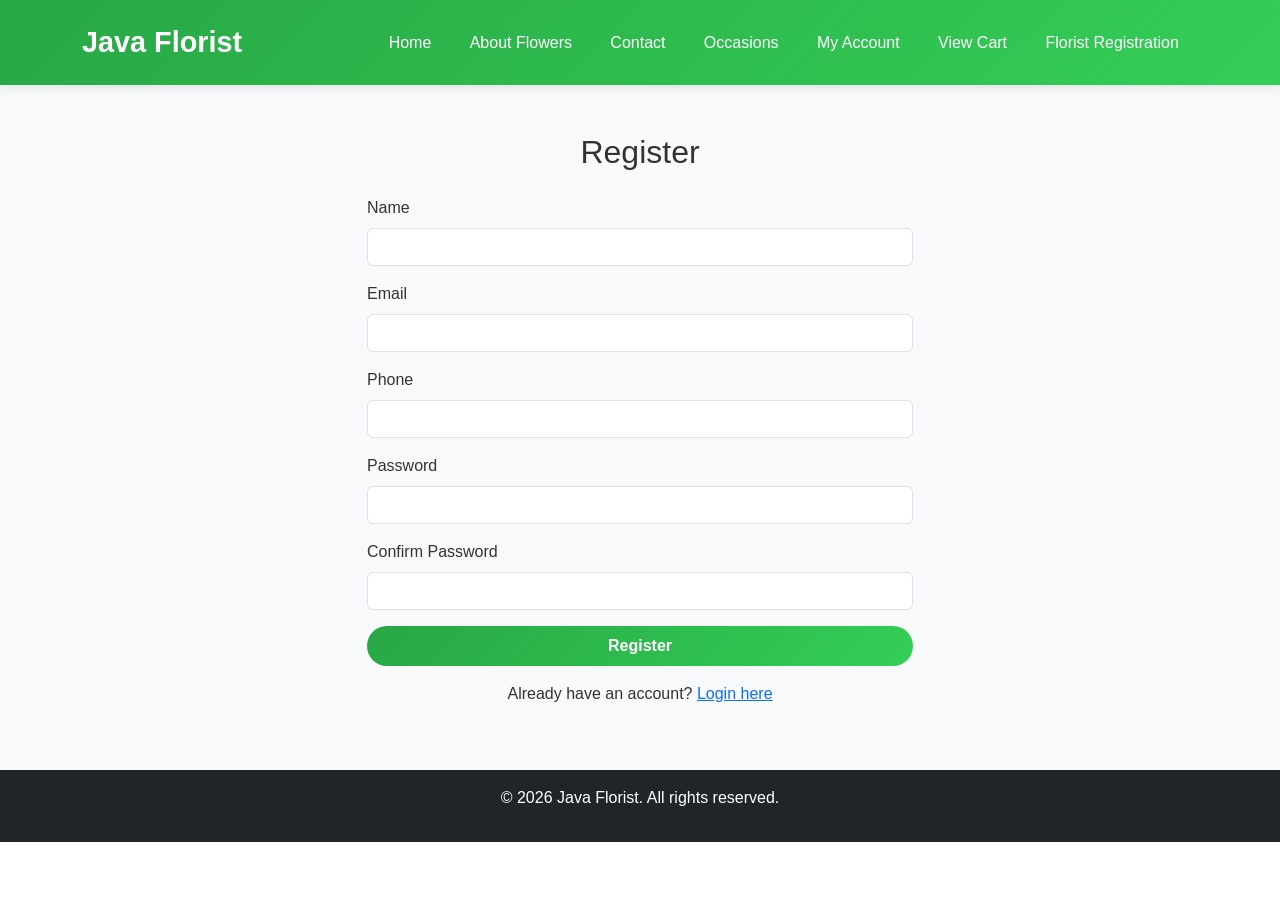
<file: register.html>
<!DOCTYPE html>
<html lang="en">
<head>
    <meta charset="UTF-8">
    <meta name="viewport" content="width=device-width, initial-scale=1.0">
    <title>Java Florist - Register</title>
    <link href="https://cdn.jsdelivr.net/npm/bootstrap@5.3.0/dist/css/bootstrap.min.css" rel="stylesheet">
    <link rel="stylesheet" href="css/style.css">
</head>
<body>
    <nav class="navbar navbar-expand-lg navbar-light bg-light">
        <div class="container">
            <a class="navbar-brand" href="index.html">Java Florist</a>
            <button class="navbar-toggler" type="button" data-bs-toggle="collapse" data-bs-target="#navbarNav" aria-controls="navbarNav" aria-expanded="false" aria-label="Toggle navigation">
                <span class="navbar-toggler-icon"></span>
            </button>
            <div class="collapse navbar-collapse" id="navbarNav">
                <ul class="navbar-nav ms-auto">
                    <li class="nav-item">
                        <a class="nav-link" href="index.html">Home</a>
                    </li>
                    <li class="nav-item">
                        <a class="nav-link" href="about.html">About Flowers</a>
                    </li>
                    <li class="nav-item">
                        <a class="nav-link" href="contact.html">Contact</a>
                    </li>
                    <li class="nav-item">
                        <a class="nav-link" href="occasions.html">Occasions</a>
                    </li>
                    <li class="nav-item">
                        <a class="nav-link" href="my-account.html">My Account</a>
                    </li>
                    <li class="nav-item">
                        <a class="nav-link" href="cart.html">View Cart</a>
                    </li>
                    <li class="nav-item">
                        <a class="nav-link" href="florist-registration.html">Florist Registration</a>
                    </li>
                </ul>
            </div>
        </div>
    </nav>

    <section class="py-5">
        <div class="container">
            <div class="row justify-content-center">
                <div class="col-md-6">
                    <h2 class="text-center mb-4">Register</h2>
                    <form>
                        <div class="mb-3">
                            <label for="name" class="form-label">Name</label>
                            <input type="text" class="form-control" id="name" required>
                        </div>
                        <div class="mb-3">
                            <label for="email" class="form-label">Email</label>
                            <input type="email" class="form-control" id="email" required>
                        </div>
                        <div class="mb-3">
                            <label for="phone" class="form-label">Phone</label>
                            <input type="tel" class="form-control" id="phone" required>
                        </div>
                        <div class="mb-3">
                            <label for="password" class="form-label">Password</label>
                            <input type="password" class="form-control" id="password" required>
                        </div>
                        <div class="mb-3">
                            <label for="confirm-password" class="form-label">Confirm Password</label>
                            <input type="password" class="form-control" id="confirm-password" required>
                        </div>
                        <button type="submit" class="btn btn-primary w-100">Register</button>
                    </form>
                    <p class="text-center mt-3">Already have an account? <a href="login.html">Login here</a></p>
                </div>
            </div>
        </div>
    </section>

    <footer class="bg-dark text-white text-center py-3">
        <div class="container">
            <p>&copy; 2026 Java Florist. All rights reserved.</p>
        </div>
    </footer>

    <script src="https://cdn.jsdelivr.net/npm/bootstrap@5.3.0/dist/js/bootstrap.bundle.min.js"></script>
    <script src="js/script.js"></script>
</body>
</html>
</file>
<file: css/style.css>
:root {
    --primary-green: #28a745;
    --primary-green-dark: #218838;
    --light-pink: #fff5f5;
}

* {
    margin: 0;
    padding: 0;
    box-sizing: border-box;
}

body {
    font-family: 'Segoe UI', Tahoma, Geneva, Verdana, sans-serif;
    color: #333;
    overflow-x: hidden;
}

/* Navigation */
.navbar {
    background: linear-gradient(135deg, #28a745, #34ce57);
    padding: 1rem 0;
    box-shadow: 0 2px 10px rgba(0,0,0,0.1);
}

.navbar-brand {
    color: white !important;
    font-size: 1.8rem;
    font-weight: bold;
    display: flex;
    align-items: center;
    gap: 10px;
}

.navbar-brand i {
    font-size: 2rem;
}

.nav-link {
    color: white !important;
    font-weight: 500;
    padding: 0.5rem 1rem !important;
    margin: 0 0.2rem;
    border-radius: 25px;
    transition: all 0.3s ease;
}

.nav-link:hover {
    background: rgba(255,255,255,0.2);
    transform: translateY(-2px);
}

/* Cart Badge */
.cart-icon {
    position: relative;
}

.cart-badge {
    position: absolute;
    top: -5px;
    right: -5px;
    background: #ffc107;
    color: #333;
    border-radius: 50%;
    padding: 0.2rem 0.5rem;
    font-size: 0.7rem;
    font-weight: bold;
}

/* Hero Section */
header {
    background: linear-gradient(135deg, #667eea 0%, #764ba2 100%);
    color: white;
    padding: 100px 0;
    text-align: center;
    position: relative;
    overflow: hidden;
}

header h1 {
    font-size: 3.5rem;
    margin-bottom: 1.5rem;
    animation: fadeInUp 1s ease;
}

header p {
    font-size: 1.2rem;
    max-width: 800px;
    margin: 0 auto 2rem;
}

.hero-stats {
    display: flex;
    justify-content: center;
    gap: 3rem;
    margin-top: 2rem;
    flex-wrap: wrap;
}

.stat-item {
    text-align: center;
}

.stat-number {
    font-size: 2rem;
    font-weight: bold;
    display: block;
}

.stat-label {
    font-size: 0.9rem;
    opacity: 0.9;
}

/* Sections */
section {
    padding: 80px 0;
}

section:nth-child(even) {
    background: #f8f9fa;
}

.section-title {
    text-align: center;
    font-size: 2.5rem;
    margin-bottom: 3rem;
    color: #333;
    position: relative;
    padding-bottom: 1rem;
}

.section-title::after {
    content: '';
    position: absolute;
    bottom: 0;
    left: 50%;
    transform: translateX(-50%);
    width: 80px;
    height: 3px;
    background: linear-gradient(90deg, #28a745, #ffc107);
}

/* Occasion Cards */
.occasion-card {
    background: white;
    border-radius: 15px;
    overflow: hidden;
    box-shadow: 0 5px 15px rgba(0,0,0,0.1);
    transition: all 0.3s ease;
    height: 100%;
}

.occasion-card:hover {
    transform: translateY(-10px);
    box-shadow: 0 15px 30px rgba(0,0,0,0.2);
}

.occasion-image {
    background: linear-gradient(135deg, #ffd1d1, #ffe8e8);
    font-size: 5rem;
    text-align: center;
    padding: 2rem;
}

.occasion-content {
    padding: 1.5rem;
}

.occasion-content h3 {
    color: var(--primary-green);
    margin-bottom: 1rem;
}

/* Service Cards */
.service-card {
    text-align: center;
    padding: 2rem;
    background: white;
    border-radius: 10px;
    box-shadow: 0 5px 15px rgba(0,0,0,0.1);
    transition: all 0.3s ease;
    height: 100%;
    position: relative;
    overflow: hidden;
}

.service-card:hover {
    transform: translateY(-5px);
    box-shadow: 0 10px 25px rgba(0,0,0,0.15);
}

.service-card::before {
    content: '';
    position: absolute;
    top: 0;
    left: 0;
    right: 0;
    height: 3px;
    background: linear-gradient(90deg, var(--primary-green), #ffc107);
}

.service-icon {
    font-size: 3rem;
    color: #28a745;
    margin-bottom: 1rem;
    animation: bounce 2s infinite;
}

.service-card h3 {
    font-size: 1.3rem;
    margin-bottom: 1rem;
}

.service-badge {
    display: inline-block;
    background: linear-gradient(135deg, var(--primary-green), #34ce57);
    color: white;
    padding: 0.3rem 1rem;
    border-radius: 20px;
    font-size: 0.8rem;
    margin-top: 1rem;
}

/* Bouquet Cards */
.bouquet-card {
    background: white;
    border-radius: 10px;
    overflow: hidden;
    box-shadow: 0 5px 15px rgba(0,0,0,0.1);
    transition: all 0.3s ease;
    height: 100%;
}

.bouquet-card:hover {
    transform: translateY(-5px);
    box-shadow: 0 10px 25px rgba(0,0,0,0.15);
}

.bouquet-image {
    width: 100%;
    height: 250px;
    object-fit: cover;
    transition: transform 0.5s ease;
}

.bouquet-card:hover .bouquet-image {
    transform: scale(1.05);
}

.bouquet-info {
    padding: 1.5rem;
}

.bouquet-info h4 {
    color: #333;
    margin-bottom: 0.5rem;
    font-weight: 600;
}

.bouquet-description {
    color: #666;
    font-size: 0.9rem;
    margin-bottom: 1rem;
    line-height: 1.5;
}

.price-tag {
    font-size: 1.5rem;
    font-weight: bold;
    color: #28a745;
}

.old-price {
    font-size: 1rem;
    color: #999;
    text-decoration: line-through;
    margin-left: 0.5rem;
}

.featured-badge {
    position: absolute;
    top: 10px;
    right: 10px;
    background: linear-gradient(135deg, #ffc107, #fd7e14);
    color: white;
    padding: 0.3rem 1rem;
    border-radius: 20px;
    font-size: 0.8rem;
    font-weight: 600;
    z-index: 1;
}

.delivery-badge {
    position: absolute;
    bottom: 10px;
    left: 10px;
    background: rgba(255,255,255,0.9);
    padding: 0.3rem 0.8rem;
    border-radius: 20px;
    font-size: 0.8rem;
    font-weight: 600;
    color: #28a745;
    box-shadow: 0 2px 5px rgba(0,0,0,0.1);
}

/* Buttons */
.btn-primary {
    background: linear-gradient(135deg, #28a745, #34ce57);
    border: none;
    color: white;
    padding: 0.5rem 1.5rem;
    border-radius: 25px;
    transition: all 0.3s ease;
    font-weight: 600;
}

.btn-primary:hover {
    background: linear-gradient(135deg, #218838, #2eb872);
    transform: translateY(-2px);
    box-shadow: 0 5px 15px rgba(40, 167, 69, 0.4);
}

.btn-outline-primary {
    border: 2px solid #28a745;
    color: #28a745;
    background: transparent;
    padding: 0.5rem 1.5rem;
    border-radius: 25px;
    transition: all 0.3s ease;
    font-weight: 600;
}

.btn-outline-primary:hover {
    background: #28a745;
    color: white;
    transform: translateY(-2px);
    box-shadow: 0 5px 15px rgba(40, 167, 69, 0.4);
}

/* CTA Section */
.cta-section {
    background: linear-gradient(135deg, #667eea 0%, #764ba2 100%);
    color: white;
    text-align: center;
    padding: 80px 0;
}

.cta-section h2 {
    font-size: 2.5rem;
    margin-bottom: 1rem;
}

.cta-section p {
    font-size: 1.2rem;
    margin-bottom: 2rem;
    opacity: 0.9;
}

.cta-section .btn {
    background: white;
    color: #667eea;
    font-size: 1.1rem;
    padding: 12px 30px;
    border-radius: 30px;
    font-weight: 600;
    transition: all 0.3s ease;
}

.cta-section .btn:hover {
    transform: translateY(-2px);
    box-shadow: 0 10px 25px rgba(0,0,0,0.2);
}

/* Footer */
footer {
    background: #333;
    color: white;
    padding: 40px 0 20px;
}

.footer-content {
    display: grid;
    grid-template-columns: repeat(auto-fit, minmax(250px, 1fr));
    gap: 2rem;
    margin-bottom: 2rem;
}

.footer-section h4 {
    color: #28a745;
    margin-bottom: 1rem;
    font-size: 1.2rem;
}

.footer-section a {
    color: #ccc;
    text-decoration: none;
    display: block;
    margin-bottom: 0.5rem;
    transition: all 0.3s ease;
}

.footer-section a:hover {
    color: white;
    transform: translateX(5px);
}

.footer-section p {
    color: #ccc;
    margin-bottom: 0.5rem;
}

.footer-section i {
    color: #28a745;
    width: 25px;
}

/* Social Links - Added */
.social-links {
    margin-top: 1rem;
}

.social-links a {
    display: inline-block;
    width: 35px;
    height: 35px;
    background: rgba(255,255,255,0.1);
    border-radius: 50%;
    text-align: center;
    line-height: 35px;
    margin-right: 8px;
    color: white;
    transition: all 0.3s ease;
}

.social-links a:hover {
    background: #28a745;
    transform: translateY(-3px);
}

.footer-bottom {
    text-align: center;
    padding-top: 20px;
    border-top: 1px solid #444;
    color: #ccc;
}

/* Animations */
@keyframes fadeInUp {
    from {
        opacity: 0;
        transform: translateY(30px);
    }
    to {
        opacity: 1;
        transform: translateY(0);
    }
}

@keyframes bounce {
    0%, 100% {
        transform: translateY(0);
    }
    50% {
        transform: translateY(-10px);
    }
}

/* Mobile Responsive */
@media (max-width: 768px) {
    header h1 {
        font-size: 2rem;
    }
    
    .hero-stats {
        gap: 1rem;
    }
    
    .stat-number {
        font-size: 1.5rem;
    }
    
    .section-title {
        font-size: 2rem;
    }
    
    .service-card {
        margin-bottom: 1rem;
    }
    
    .bouquet-card {
        max-width: 350px;
        margin: 0 auto;
    }
    
    .footer-content {
        grid-template-columns: 1fr;
        text-align: center;
    }
    
    .social-links a {
        margin: 0 4px;
    }
}

/* Small Mobile Devices */
@media (max-width: 576px) {
    header {
        padding: 60px 0;
    }
    
    header h1 {
        font-size: 1.8rem;
    }
    
    .hero-buttons .btn {
        display: block;
        margin: 10px auto;
        width: 80%;
    }
    
    .section-title {
        font-size: 1.8rem;
    }
}
</file>
